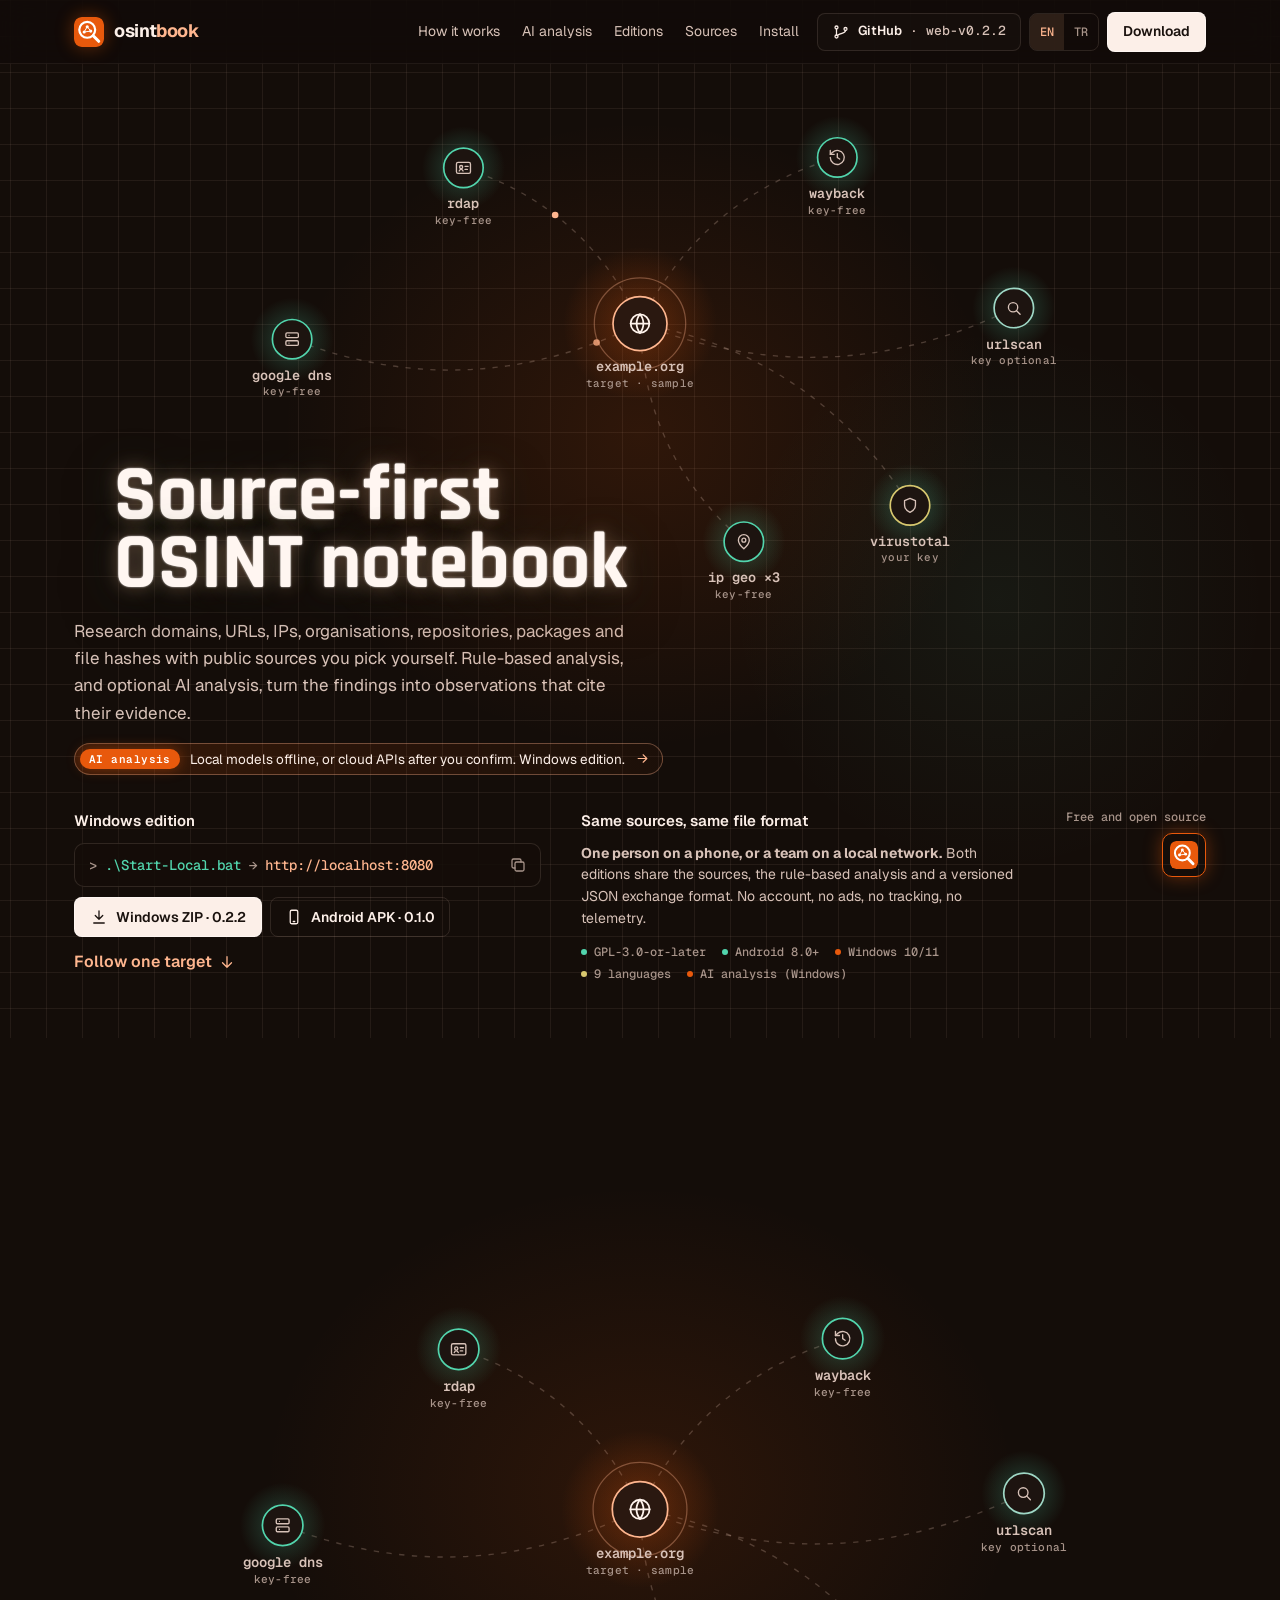
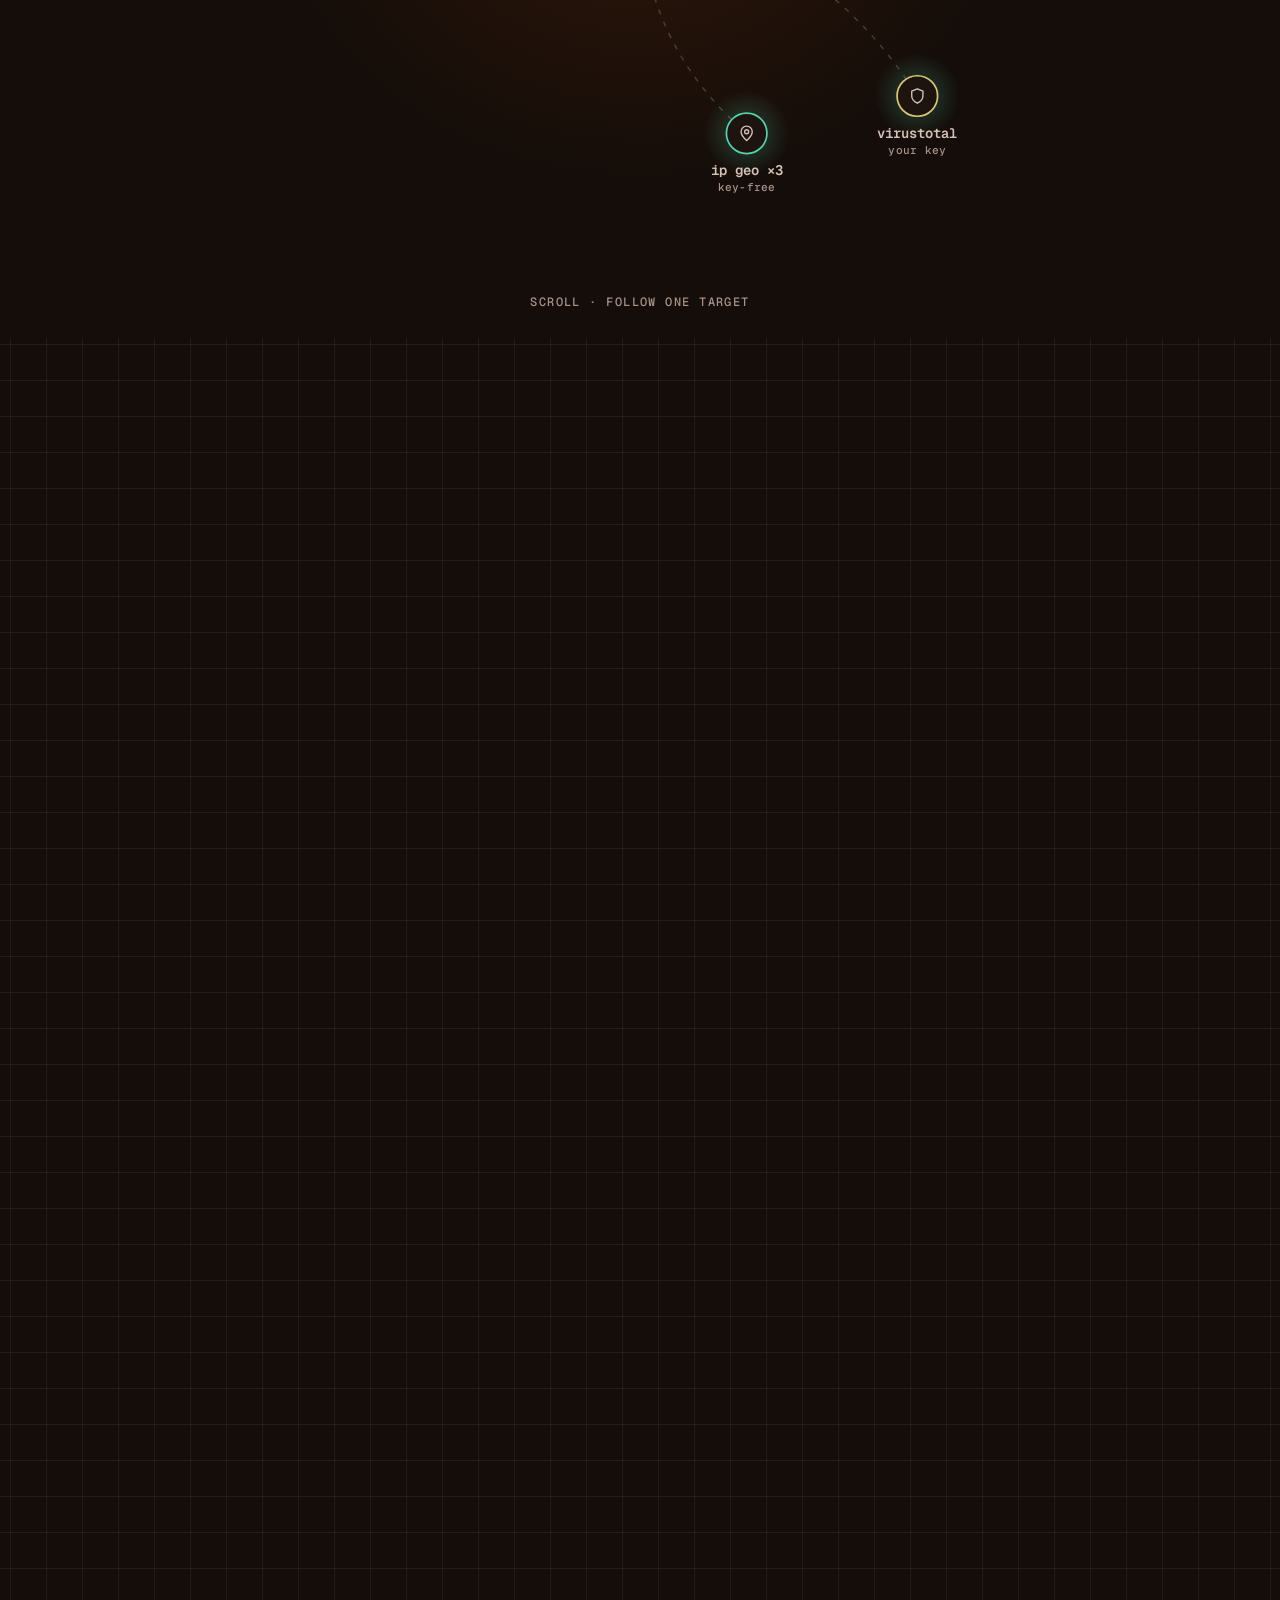
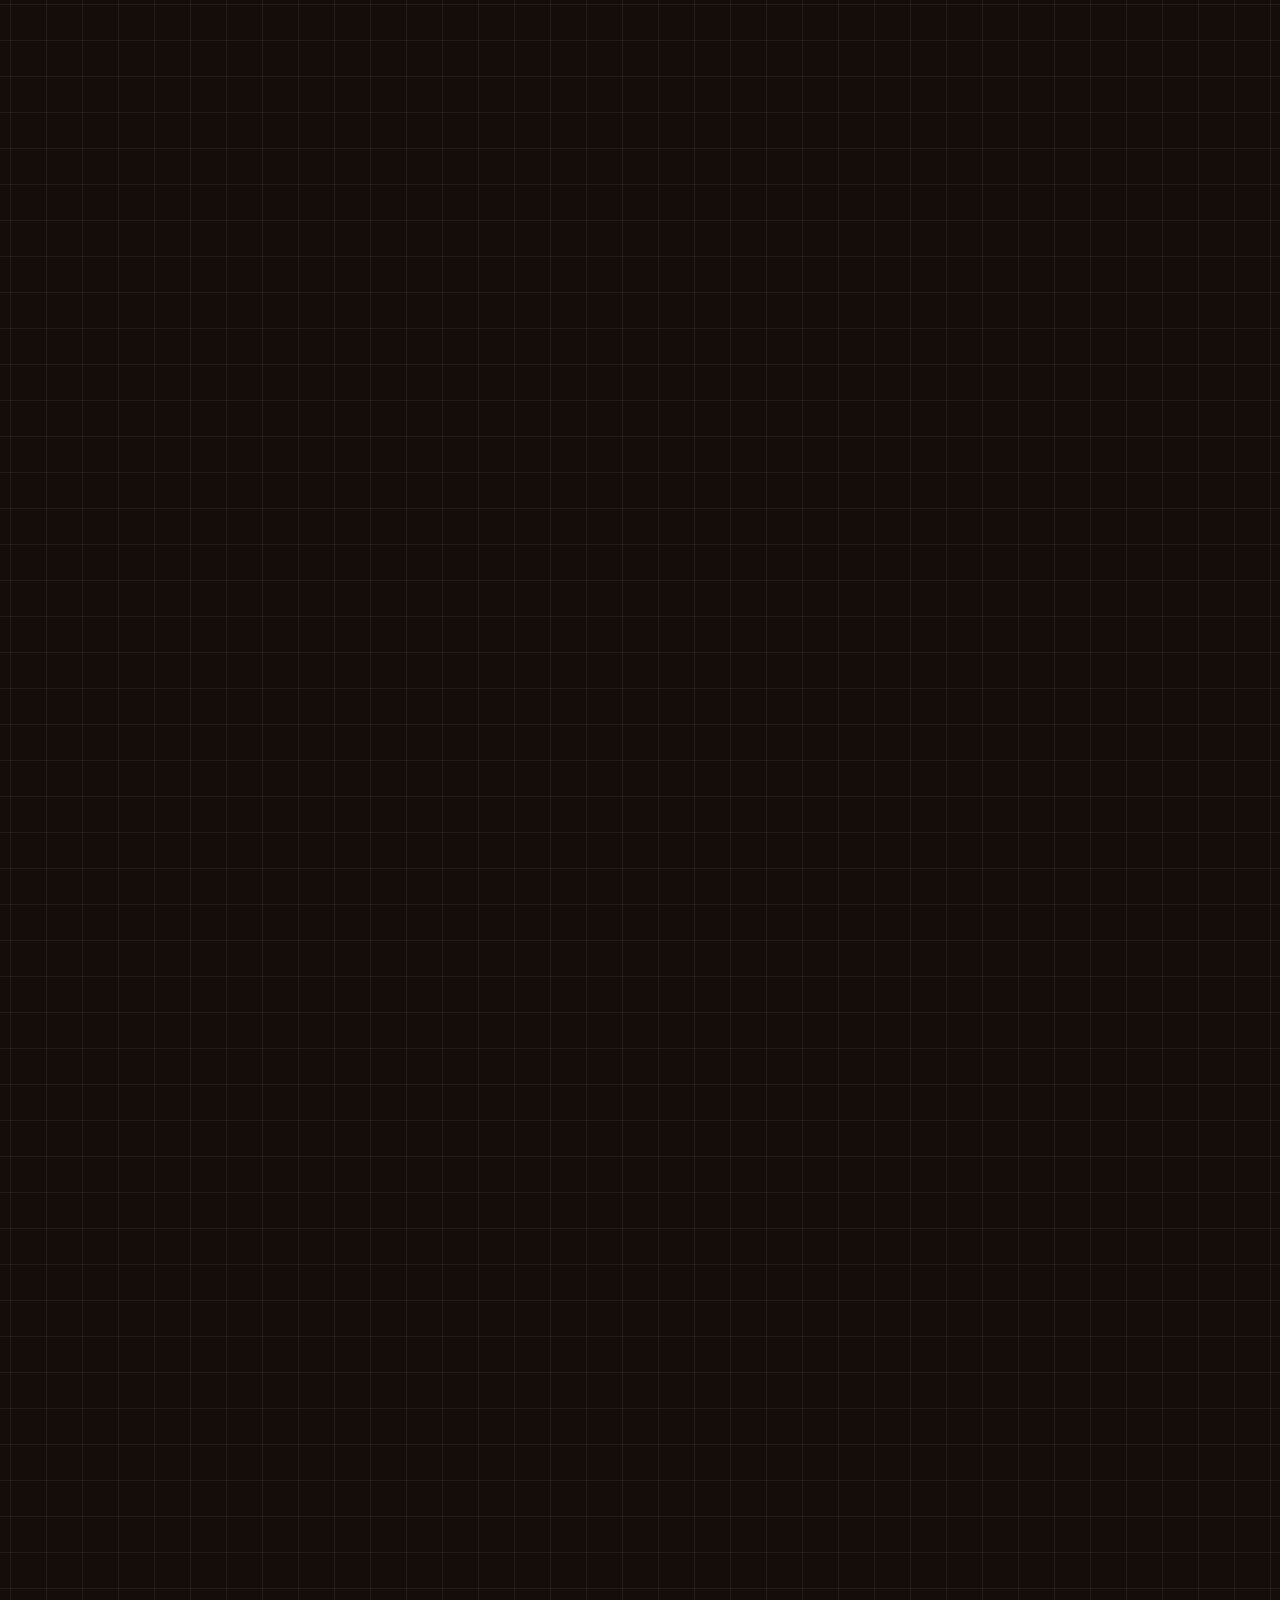
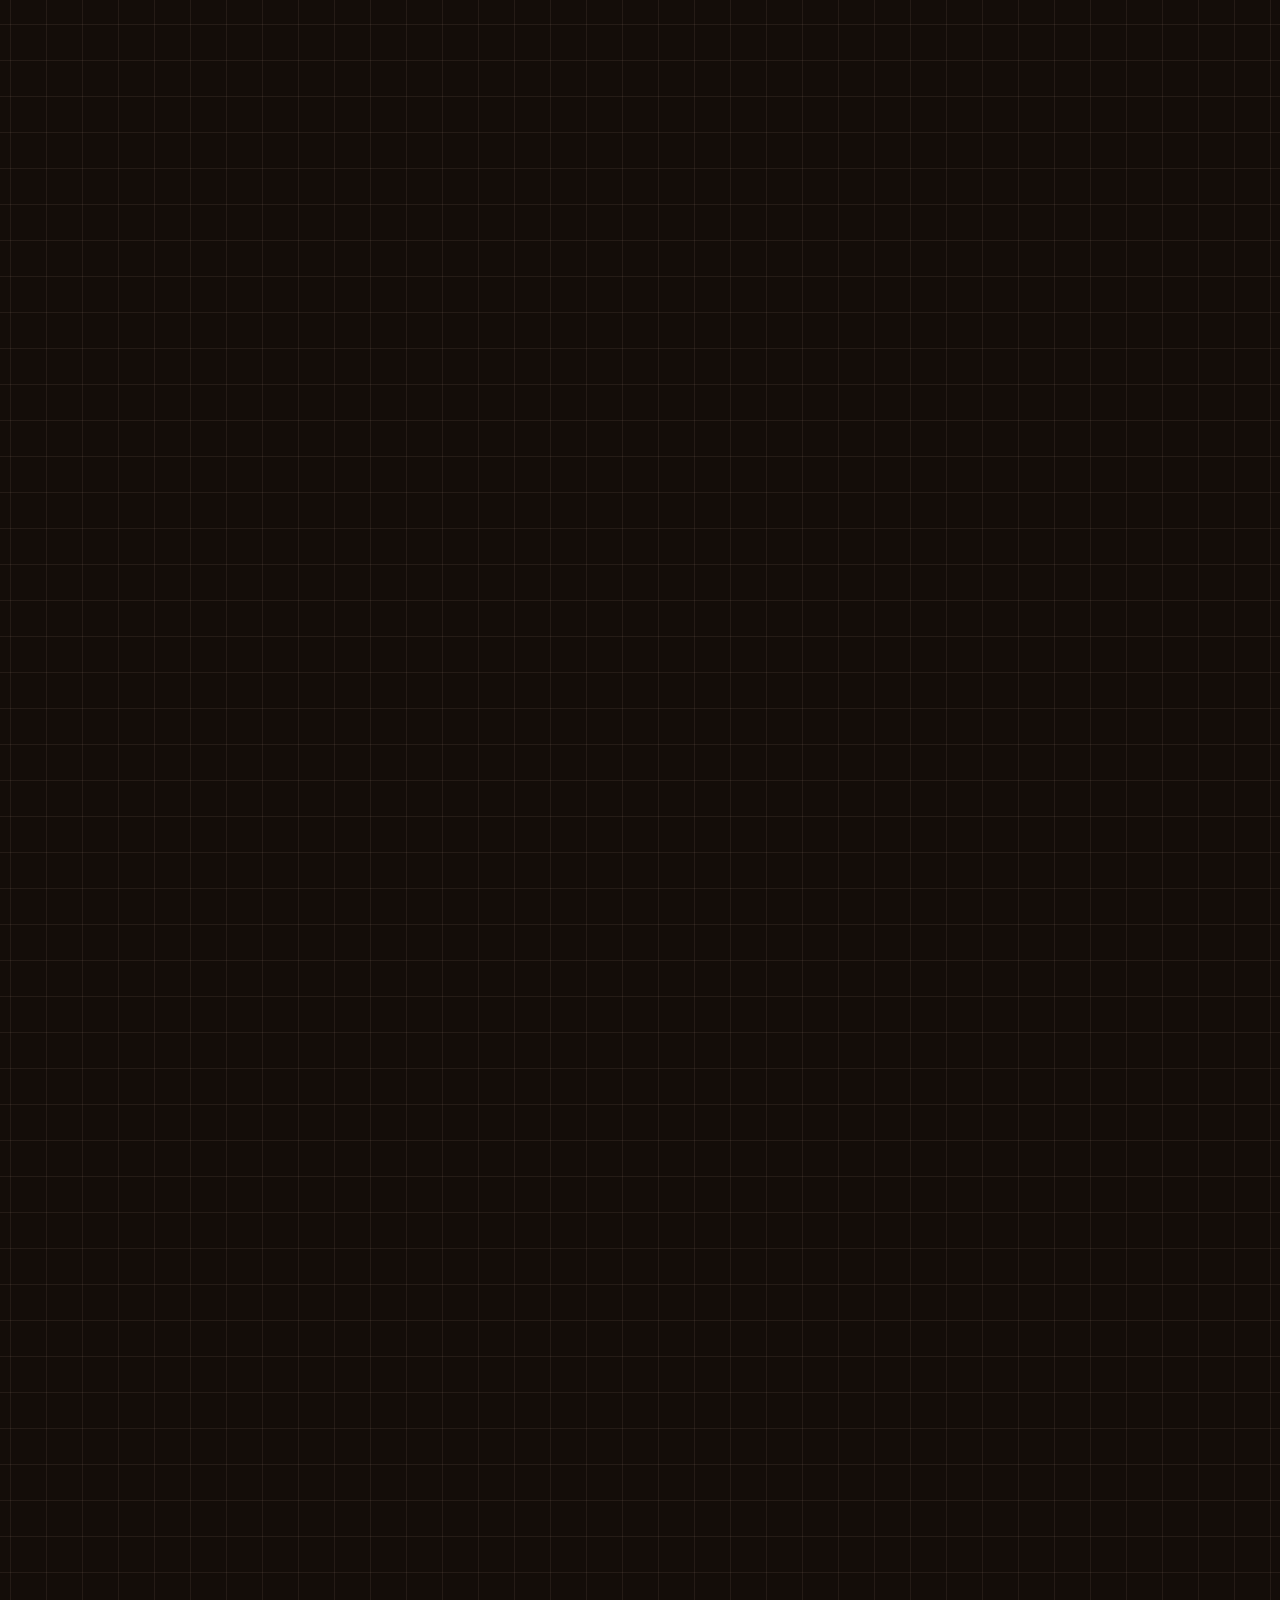
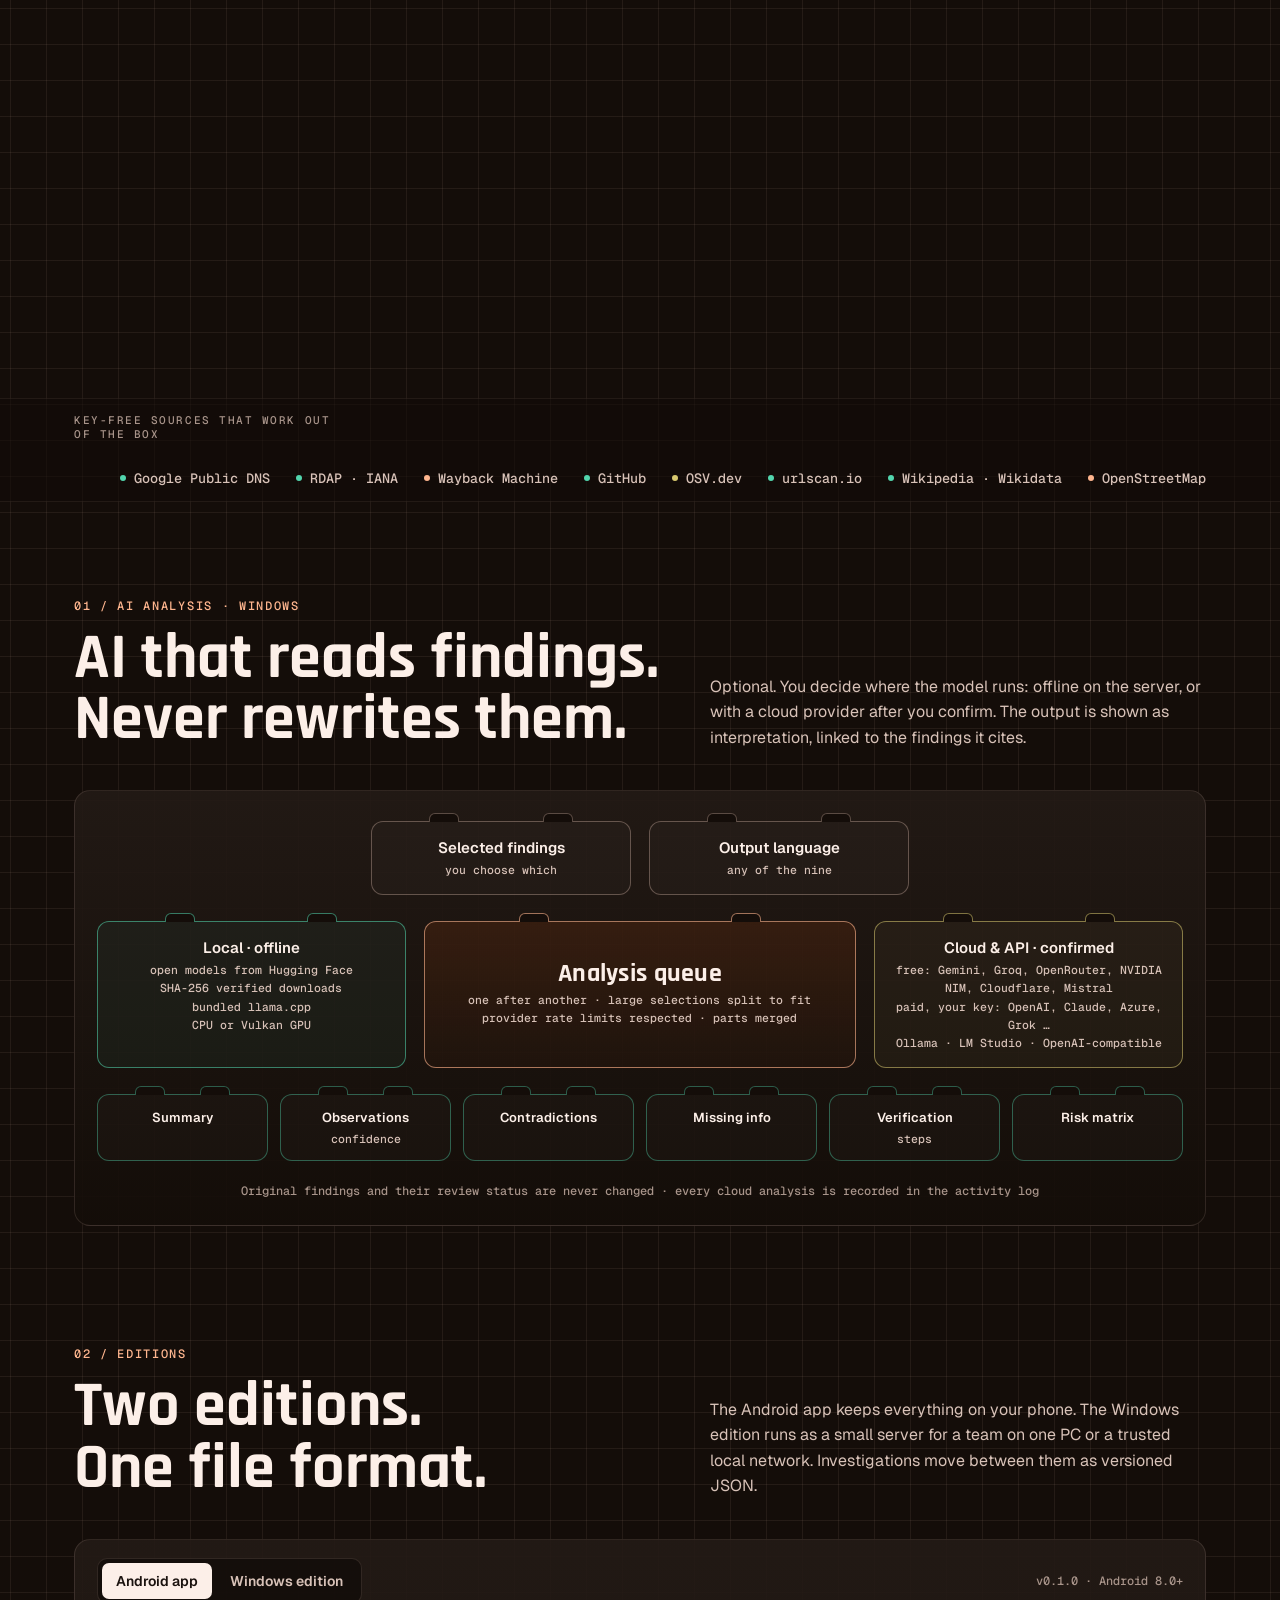
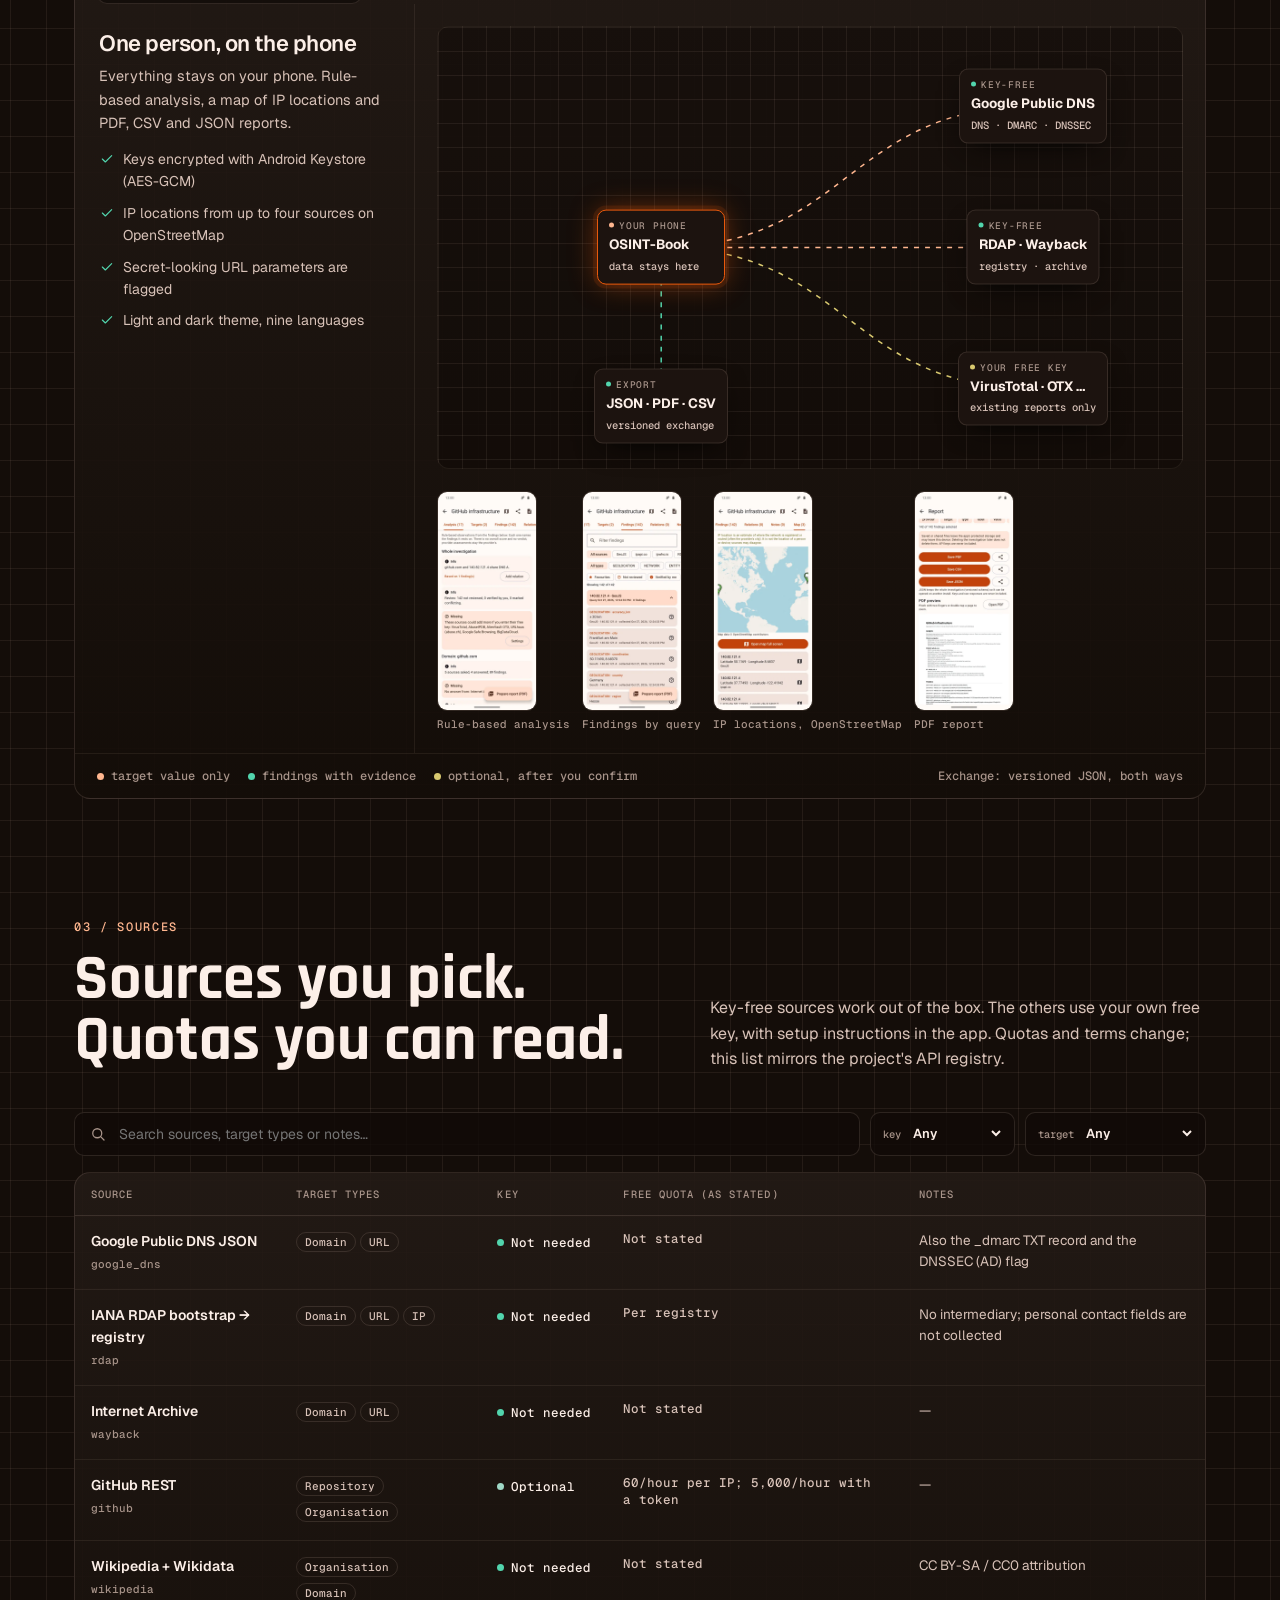
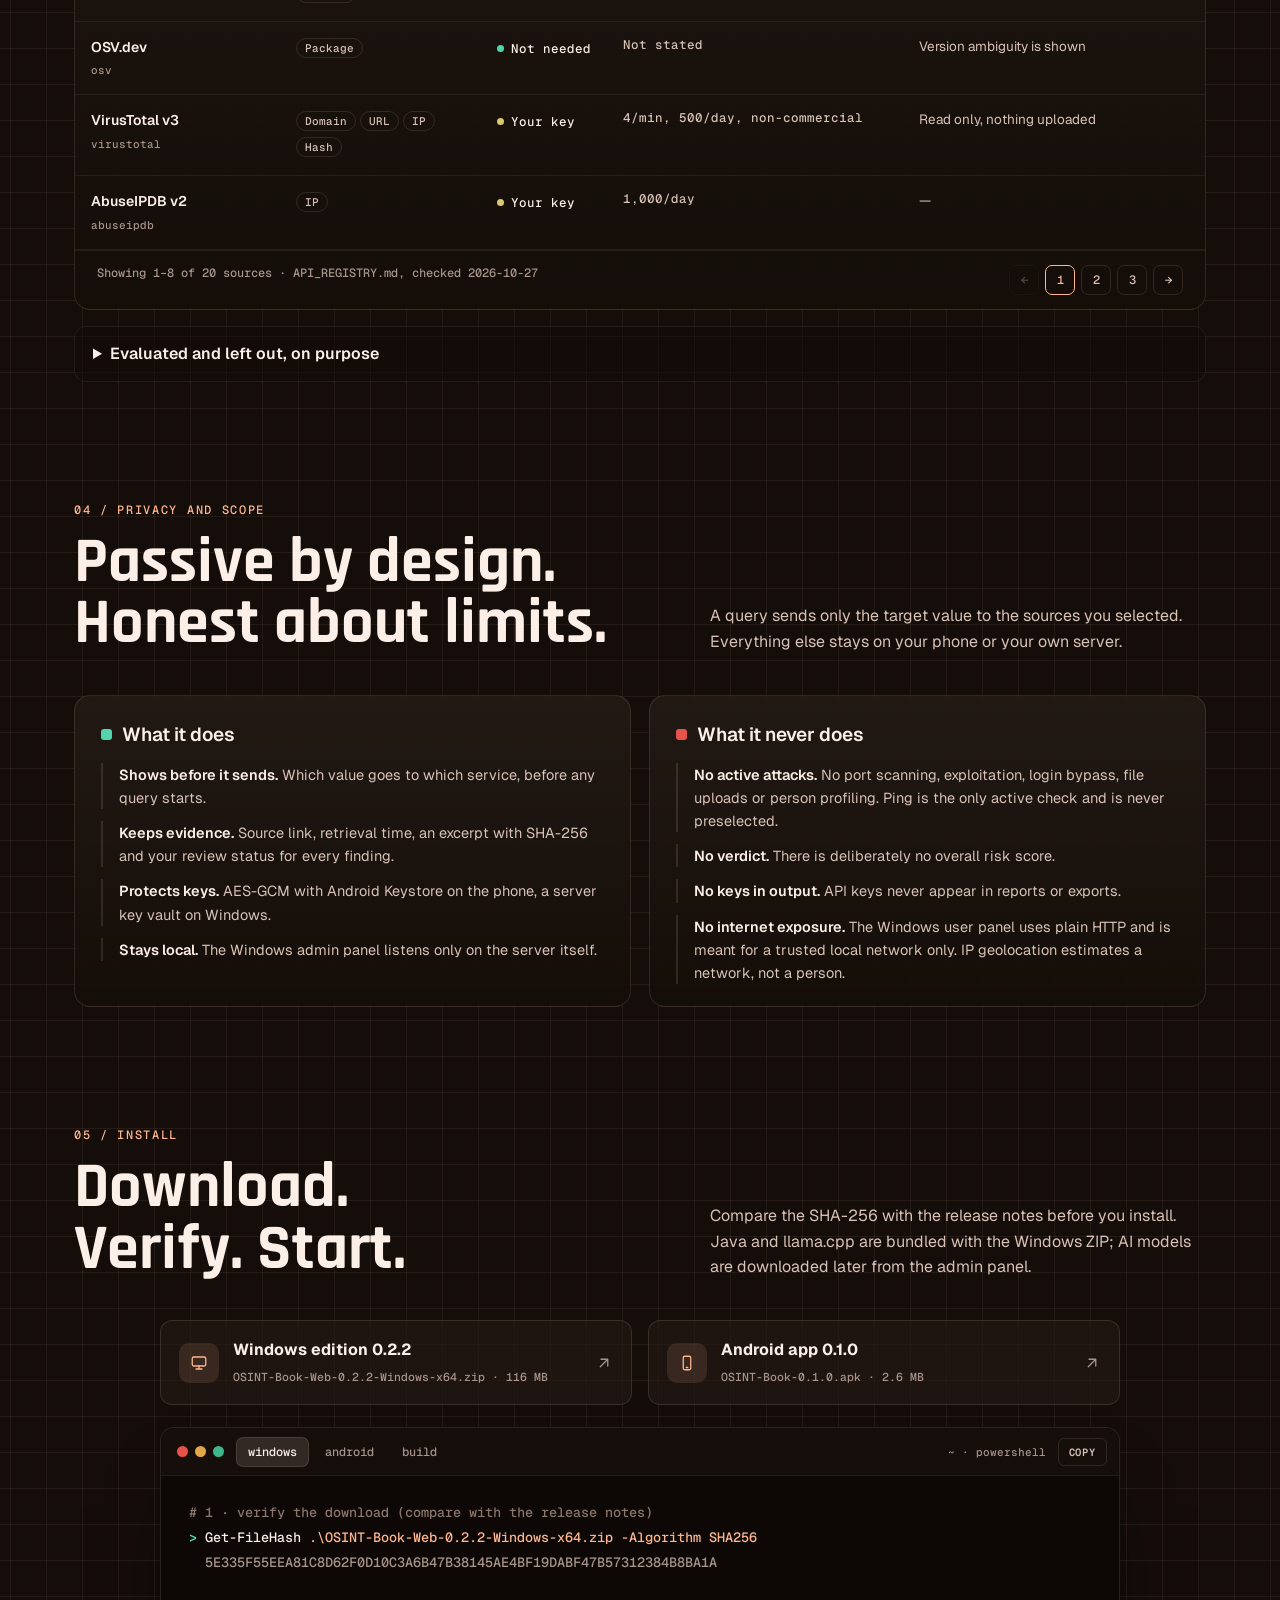
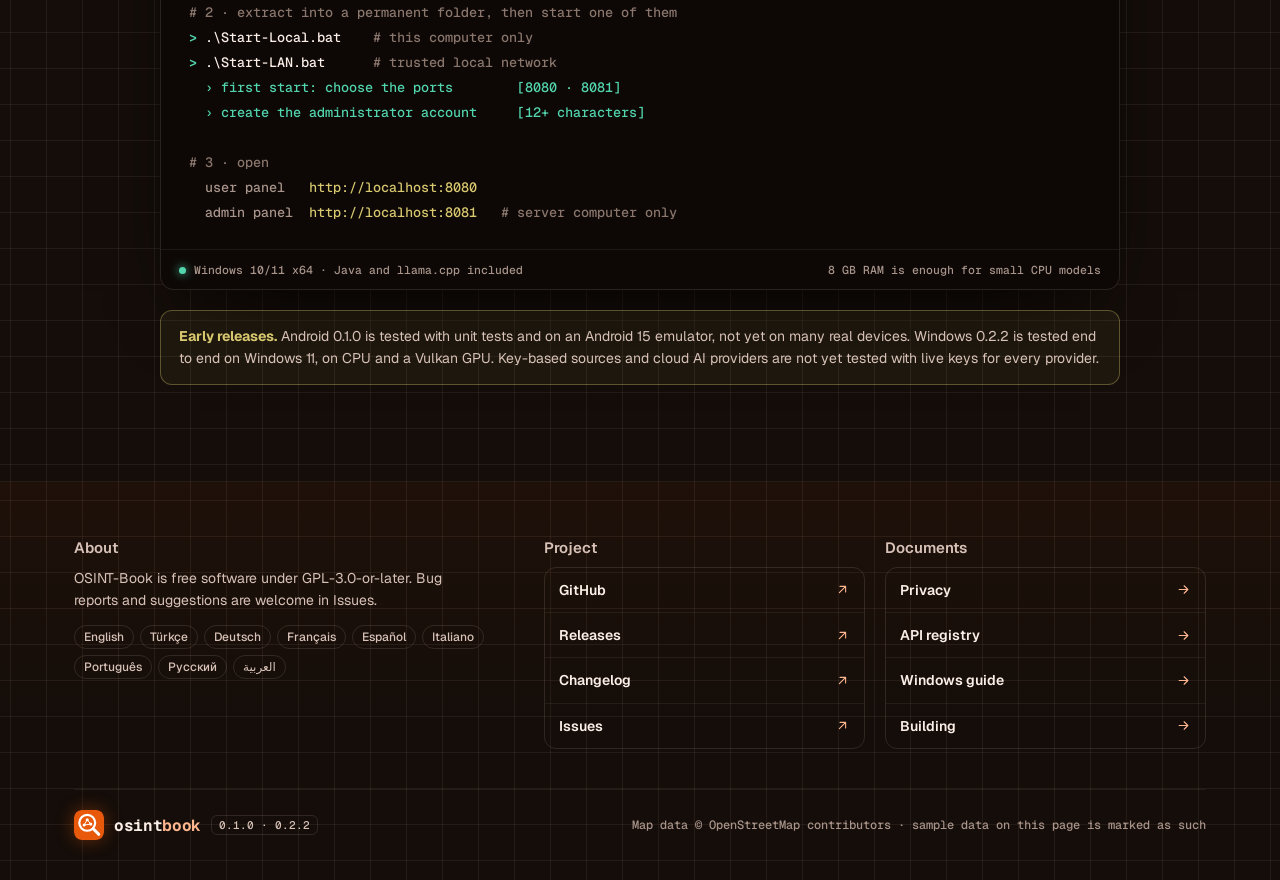
<file: docs/index.html>
<!doctype html>
<html lang="en">
<head>
<meta charset="utf-8">
<meta name="viewport" content="width=device-width, initial-scale=1, viewport-fit=cover">
<meta name="color-scheme" content="dark">
<meta name="theme-color" content="#140d09">
<title>OSINT-Book · source-first OSINT notebook</title>
<meta name="description" content="OSINT-Book is a passive, source-first OSINT notebook for Android and Windows. Every finding keeps its source link, retrieval time and evidence record.">
<meta property="og:type" content="website">
<meta property="og:title" content="OSINT-Book">
<meta property="og:description" content="A passive, source-first OSINT notebook for Android and Windows. Free and open source (GPL-3.0-or-later).">
<link rel="canonical" href="https://smyrna-pergamum.github.io/osint-book/">
<link rel="icon" href="assets/icon.svg" type="image/svg+xml">
<link rel="preconnect" href="https://fonts.googleapis.com">
<link rel="preconnect" href="https://fonts.gstatic.com" crossorigin>
<link href="https://fonts.googleapis.com/css2?family=Geist:wght@400;500;600;700&family=Geist+Mono:wght@400;500;600&family=Rajdhani:wght@600;700&display=swap" rel="stylesheet">
<style>
/* ---------- Tokens: OSINT-Book's own colours (app Light/Dark schemes + icon) ---------- */
:root{
  /* dark ground = app dark theme */
  --void:#110b08; --bg:#1a120e; --bg-2:#140d09;
  --surface:#231a16; --surface-2:#271e1a; --surface-3:#322824;
  --line:rgba(255,219,201,.07); --line-2:rgba(255,219,201,.12); --line-3:rgba(255,219,201,.2);
  --fg:#fcefe8; --fg-2:#d8c2b8; --muted:#a8948a;
  /* brand = icon orange, dark primary, primary container */
  --brand:#e8590c; --brand-2:#ffb68f; --brand-3:#ffdbc9;
  --brand-soft:rgba(255,182,143,.12); --brand-glow:rgba(232,89,12,.4);
  /* signals */
  --teal:#52d5ad; --teal-soft:rgba(82,213,173,.12); --gold:#d8c86f; --gold-soft:rgba(216,200,111,.13);
  /* paper workspace = app light theme */
  --paper:#fffbf8; --paper-2:#fff4ee; --paper-3:#fceee7; --paper-line:#eadfd7;
  --ink:#34251e; --ink-2:#53433c; --ink-muted:#79685e;
  --brand-ink:#c2410c; --teal-ink:#0d7a70; --gold-ink:#7a5a12;
  --display:"Rajdhani","Geist",ui-sans-serif,system-ui,sans-serif;
  --font:"Geist",ui-sans-serif,system-ui,-apple-system,"Segoe UI",sans-serif;
  --mono:"Geist Mono",ui-monospace,SFMono-Regular,Menlo,Consolas,monospace;
  --ease:cubic-bezier(.22,1,.36,1);
  --nav-h:64px;
}
*,*::before,*::after{box-sizing:border-box}
html{scroll-behavior:smooth;-webkit-text-size-adjust:100%}
body{margin:0;background:var(--bg-2);color:var(--fg);font:16px/1.6 var(--font);overflow-x:hidden;
  background-image:linear-gradient(var(--line) 1px,transparent 1px),linear-gradient(90deg,var(--line) 1px,transparent 1px);
  background-size:36px 36px;background-position:center top}
img{max-width:100%;display:block}
a{color:var(--brand-2);text-decoration:none}
a:hover{text-decoration:underline}
button{font:inherit;color:inherit}
code,kbd{font-family:var(--mono);font-size:.88em}
:focus-visible{outline:2px solid var(--brand-2);outline-offset:3px;border-radius:6px}
::selection{background:#ffd9bd;color:var(--ink)}
.sr-only{position:absolute;width:1px;height:1px;padding:0;margin:-1px;overflow:hidden;clip:rect(0 0 0 0);white-space:nowrap;border:0}
.skip{position:absolute;left:12px;top:-60px;z-index:100;background:var(--brand-2);color:var(--ink);padding:10px 14px;border-radius:8px;font-weight:600}
.skip:focus{top:12px}
.shell{width:min(1180px,100%);margin:0 auto;padding:0 24px}
.icon{width:18px;height:18px;fill:none;stroke:currentColor;stroke-width:1.7;stroke-linecap:round;stroke-linejoin:round;flex:none}

/* ---------- Nav ---------- */
.top{position:sticky;top:0;z-index:50;height:var(--nav-h);border-bottom:1px solid var(--line);
  background:rgba(17,11,8,.78);backdrop-filter:blur(16px);-webkit-backdrop-filter:blur(16px)}
.nav{display:flex;align-items:center;gap:18px;height:100%}
.brand{display:flex;align-items:center;gap:10px;color:var(--fg);font-weight:700;letter-spacing:-.02em;font-size:18px}
.brand:hover{text-decoration:none}
.brand img{width:30px;height:30px;border-radius:8px;box-shadow:0 0 18px var(--brand-glow)}
.brand b{color:var(--brand-2);font-weight:700}
.nav-links{margin-left:auto;display:flex;align-items:center;gap:22px;font-size:14px}
.nav-links a{color:var(--fg-2)}
.nav-links a:hover{color:var(--fg);text-decoration:none}
.nav-tools{display:flex;align-items:center;gap:8px}
.pill-btn{display:inline-flex;align-items:center;gap:8px;height:38px;padding:0 14px;border-radius:8px;border:1px solid var(--line-2);
  background:rgba(255,255,255,.02);color:var(--fg);font-size:13px;font-weight:600;cursor:pointer;white-space:nowrap}
.pill-btn:hover{border-color:var(--line-3);text-decoration:none;background:rgba(255,255,255,.04)}
.pill-btn .mono{font-family:var(--mono);font-weight:500;color:var(--fg-2)}
.btn-primary{display:inline-flex;align-items:center;gap:8px;height:40px;padding:0 16px;border-radius:8px;border:0;
  background:var(--fg);color:#1a120e;font-size:14px;font-weight:600;cursor:pointer;white-space:nowrap;box-shadow:0 0 0 1px rgba(255,255,255,.4) inset}
.btn-primary:hover{background:#fff;text-decoration:none}
.btn-ghost{display:inline-flex;align-items:center;gap:8px;height:40px;padding:0 14px;border-radius:8px;border:1px solid var(--line-2);
  background:transparent;color:var(--fg);font-size:14px;font-weight:600;cursor:pointer;white-space:nowrap}
.btn-ghost:hover{border-color:var(--brand-2);text-decoration:none}
.lang{display:inline-flex;border:1px solid var(--line-2);border-radius:8px;overflow:hidden;height:38px}
.lang button{border:0;background:transparent;padding:0 10px;font:500 12px var(--mono);color:var(--muted);cursor:pointer}
.lang button[aria-pressed="true"]{background:var(--brand-soft);color:var(--brand-2)}

/* ---------- Hero ---------- */
.hero{position:relative;padding-bottom:56px;overflow:hidden}
.hero::before{content:"";position:absolute;inset:0;pointer-events:none;
  background:radial-gradient(40% 46% at 50% 38%,rgba(232,89,12,.13),transparent 70%),radial-gradient(30% 40% at 78% 55%,rgba(82,213,173,.06),transparent 70%)}
.hero-graph{position:relative;height:clamp(320px,60vh,560px)}
.hero-graph svg{position:absolute;inset:0;width:100%;height:100%}
.hero-title{position:absolute;left:max(24px,calc((100% - 1180px)/2 + 64px));bottom:6px;margin:0;z-index:2;
  font:700 clamp(2.6rem,6.2vw,5.2rem)/.86 var(--display);letter-spacing:0;color:#fff6f1;
  text-shadow:0 0 2px rgba(255,255,255,.86),0 0 18px rgba(255,182,143,.36),0 0 48px rgba(82,213,173,.14),0 18px 52px rgba(0,0,0,.6)}
.hero-sub{margin:14px 0 0;color:var(--fg-2);font-size:17px;max-width:52ch}
.ai-pill{display:inline-flex;align-items:center;gap:10px;margin-top:16px;padding:5px 12px 5px 5px;border:1px solid rgba(255,182,143,.35);border-radius:999px;background:linear-gradient(90deg,rgba(232,89,12,.16),rgba(232,89,12,.04));color:var(--fg);font-size:13.5px;line-height:1.35}
.ai-pill:hover{border-color:var(--brand-2);text-decoration:none}
.ai-pill .tag{flex:none;padding:3px 9px;border-radius:999px;background:var(--brand);color:#fff;font:600 11px var(--mono);letter-spacing:.04em;box-shadow:0 0 14px var(--brand-glow)}
.ai-pill .icon{width:15px;height:15px;color:var(--brand-2)}
.hero-actions{display:grid;grid-template-columns:1.05fr 1fr auto;gap:40px;margin-top:34px;align-items:start}
.hero-col{min-width:0}
.hero-col h2{font-size:15px;font-weight:600;margin:0 0 10px;color:var(--fg)}
.hero-col p{margin:0;color:var(--fg-2);font-size:14px;line-height:1.55}
.cmd{display:flex;align-items:center;gap:10px;min-height:44px;padding:0 6px 0 14px;border:1px solid var(--line-2);border-radius:10px;
  background:rgba(20,13,9,.85);font:500 14px var(--mono);color:var(--fg);overflow:hidden}
.cmd .k{color:var(--teal)} .cmd .s{color:var(--brand-2)} .cmd .d{color:var(--muted)}
.cmd code{flex:1;min-width:0;white-space:nowrap;overflow:hidden;text-overflow:ellipsis;font-size:inherit}
.copy{display:grid;place-items:center;width:32px;height:32px;border-radius:7px;border:1px solid transparent;background:transparent;color:var(--muted);cursor:pointer;flex:none}
.copy:hover{color:var(--fg);border-color:var(--line-2)}
.copy.ok{color:var(--teal)}
.row{display:flex;flex-wrap:wrap;gap:8px;margin-top:10px}
.facts{display:flex;flex-wrap:wrap;gap:6px 16px;margin-top:14px;font:500 12px var(--mono);color:var(--muted)}
.facts span::before{content:"";display:inline-block;width:6px;height:6px;border-radius:50%;background:var(--teal);margin-right:7px;vertical-align:1px}
.facts span.k::before{background:var(--gold)}
.facts span.o::before{background:var(--brand)}
.link-arrow{display:inline-flex;align-items:center;gap:6px;margin-top:12px;font-weight:600;color:var(--brand-2)}
.hero-side{display:flex;flex-direction:column;align-items:flex-end;gap:8px;font:500 12px var(--mono);color:var(--muted);text-align:right}
.badge-box{display:grid;place-items:center;width:44px;height:44px;border:1px solid var(--brand);border-radius:10px;box-shadow:0 0 18px var(--brand-glow)}
.badge-box img{width:28px;height:28px;border-radius:6px}

/* graph (SVG) */
.g-edge{fill:none;stroke:rgba(255,219,201,.22);stroke-width:1.3;stroke-dasharray:5 7}
.g-halo{opacity:.55}
.g-node{fill:#1d1410;stroke-width:1.6}
.g-node.free{stroke:var(--teal)} .g-node.key{stroke:var(--gold)} .g-node.opt{stroke:#9fd8c6} .g-node.target{stroke:var(--brand-2);fill:#2a1810}
.g-ico{color:var(--fg-2);fill:none;stroke:currentColor;stroke-width:1.7;stroke-linecap:round;stroke-linejoin:round} .g-ico.target{color:#fff3ec}
.g-label{font:600 13px var(--mono);fill:var(--fg-2);text-anchor:middle}
.g-sub{font:500 10.5px var(--mono);fill:var(--muted);text-anchor:middle;letter-spacing:.02em}
.g-ring{fill:none;stroke:var(--brand-2);stroke-opacity:.35;stroke-width:1.2}
.g-pkt-out{fill:var(--brand-2)} .g-pkt-in{fill:var(--teal)}
@media (max-width:760px){.g-label{font-size:18px}.g-sub{display:none}}

/* ---------- Story (aperture) ---------- */
.story{position:relative;height:640vh}
.stage{position:sticky;top:0;height:100vh;height:100svh;overflow:hidden;background:var(--bg-2)}
.stage-dark{position:absolute;inset:0}
.stage-dark::before{content:"";position:absolute;inset:0;background:radial-gradient(42% 48% at 50% 50%,rgba(232,89,12,.12),transparent 70%)}
.stage-dark svg{position:absolute;inset:var(--nav-h) 0 0 0;width:100%;height:calc(100% - var(--nav-h))}
.stage-hint{position:absolute;left:50%;bottom:28px;transform:translateX(-50%);font:500 12px var(--mono);color:var(--muted);letter-spacing:.12em;text-transform:uppercase;transition:opacity .3s}
.stage-close{position:absolute;inset:0;display:grid;place-items:center;text-align:center;pointer-events:none;opacity:0}
.stage-close h2{margin:0;font:700 clamp(2.4rem,6vw,5rem)/.9 var(--display);color:#fff6f1;
  text-shadow:0 0 2px rgba(255,255,255,.9),0 0 22px rgba(255,182,143,.45),0 0 58px rgba(82,213,173,.2),0 18px 52px rgba(0,0,0,.6)}
.stage-close p{margin:16px 0 0;font:500 13px var(--mono);color:var(--fg-2);letter-spacing:.06em}
.stage-light{position:absolute;inset:0;background:var(--paper);color:var(--ink);clip-path:circle(0px at 50% 50%);
  background-image:radial-gradient(38% 44% at 50% 55%,rgba(255,219,201,.55),transparent 72%),linear-gradient(rgba(52,37,30,.055) 1px,transparent 1px),linear-gradient(90deg,rgba(52,37,30,.055) 1px,transparent 1px);
  background-size:100% 100%,34px 34px,34px 34px}
.story-head{position:absolute;left:0;right:0;top:calc(var(--nav-h) + 18px);height:120px;text-align:center;padding:0 16px}
.story-head h3{position:absolute;left:0;right:0;top:0;margin:0 auto;max-width:880px;padding:0 16px;
  font:700 clamp(1.9rem,4.2vw,3.5rem)/.98 var(--display);color:var(--ink);text-wrap:balance;
  text-shadow:0 1px 0 rgba(255,255,255,.9),0 14px 34px rgba(58,33,15,.12);
  opacity:0;filter:blur(8px);transform:translateY(10px);transition:opacity .6s var(--ease),filter .6s var(--ease),transform .6s var(--ease)}
.story-head h3.on{opacity:1;filter:none;transform:none}
.board-wrap{position:absolute;left:0;right:0;bottom:56px;top:calc(var(--nav-h) + 140px)}
.board{position:absolute;left:50%;top:50%;transform-origin:0 0}
.rail{position:absolute;left:50%;bottom:16px;transform:translateX(-50%);display:flex;gap:6px;font:500 11px var(--mono);color:var(--ink-muted);white-space:nowrap}
.rail span{padding:4px 9px;border:1px solid var(--paper-line);border-radius:999px;background:rgba(255,255,255,.7);transition:all .3s}
.rail span.on{color:var(--brand-ink);border-color:#f0b48f;background:#fff1e7}

/* board elements (paper cards) */
.b-el{position:absolute;left:0;top:0;transform-origin:0 0;will-change:transform,opacity}
.pc{background:#fff;border:1px solid var(--paper-line);border-radius:14px;box-shadow:0 1px 0 rgba(255,255,255,.9) inset,0 14px 34px -14px rgba(58,33,15,.22)}
.pc-pad{padding:16px 18px}
.mlabel{font:500 11px var(--mono);color:var(--ink-muted);letter-spacing:.02em}
.chip{display:inline-flex;align-items:center;gap:5px;height:20px;padding:0 7px;border-radius:999px;font:600 10px var(--mono);border:1px solid var(--paper-line);color:var(--ink-2);background:var(--paper-2);white-space:nowrap}
.chip.free{color:var(--teal-ink);background:#e7f5f0;border-color:#bfe3d7}
.chip.key{color:var(--gold-ink);background:#fbf3d9;border-color:#ecd99a}
.chip.opt{color:#3c6f63;background:#eef6f3;border-color:#cfe5dd}
.chip.brand{color:var(--brand-ink);background:#fff1e7;border-color:#f3c3a3}
.chip.live::before{content:"";width:6px;height:6px;border-radius:50%;background:currentColor}
.tcard-top{display:flex;justify-content:space-between;align-items:center}
.tcard h4,.nb h4,.rep h4{margin:6px 0 12px;font:600 24px/1.1 var(--font);letter-spacing:-.02em;color:#21160f}
.stats3{display:grid;grid-template-columns:repeat(3,1fr);gap:8px;margin-bottom:12px}
.stats3 div{background:#fff7f2;border:1px solid #f2e2d8;border-radius:8px;padding:6px 8px}
.stats3 b{display:block;font:600 12px var(--font);color:var(--ink);margin-top:2px}
.srow{display:flex;align-items:center;gap:8px;height:32px;border-top:1px dashed #efe3da;font:500 12px var(--mono);color:var(--ink-2)}
.srow .box{width:16px;height:16px;border-radius:4px;border:1.5px solid #d9c8bc;display:grid;place-items:center;flex:none;transition:all .25s}
.srow .box svg{width:12px;height:12px;stroke:#fff;stroke-width:2.4;fill:none;opacity:0;transition:opacity .2s}
.srow.on .box{background:var(--teal-ink);border-color:var(--teal-ink)}
.srow.on .box svg{opacity:1}
.srow .to{color:var(--ink-muted);flex:1;min-width:0;overflow:hidden;text-overflow:ellipsis;white-space:nowrap}
.srcc{padding:12px 14px;height:100%}
.srcc .h{display:flex;justify-content:space-between;align-items:center;gap:6px;font:600 12px var(--mono);color:#21160f}
.srcc .h span{display:flex;align-items:center;gap:6px}
.srcc .h .icon{width:15px;height:15px;color:var(--brand-ink)}
.srcc .slot{margin-top:10px;height:56px;border:1px dashed #e3cfc2;border-radius:8px;padding:6px 8px;font:500 10.5px var(--mono);color:var(--ink-muted)}
.board.narrow .srcc .slot{display:none}
.board.narrow .srcc{padding:9px 10px}
.board.narrow .srcc .h .chip{display:none}
.fchip{display:grid;grid-template-columns:6px 40px 1fr auto;align-items:center;gap:8px;height:100%;padding:0 10px;border-radius:9px;
  background:#fff;border:1px solid #e9dcd2;box-shadow:0 6px 16px -10px rgba(58,33,15,.35);font:500 11.5px var(--mono);color:var(--ink)}
.fchip i{width:6px;height:18px;border-radius:999px;background:linear-gradient(var(--c,#e8590c),rgba(232,89,12,.25))}
.fchip b{font-weight:600;color:var(--brand-ink)}
.fchip .v{overflow:hidden;text-overflow:ellipsis;white-space:nowrap}
.fchip .v small{display:block;font-size:9.5px;color:var(--ink-muted)}
.fchip.gap{border-style:dashed;background:#fffaf3}
.status{font:600 9.5px var(--mono);color:var(--ink-muted);border:1px solid var(--paper-line);border-radius:999px;padding:2px 6px;white-space:nowrap}
.nb .bar{display:flex;gap:6px;flex-wrap:wrap;margin-bottom:8px}
.obs{height:100%;padding:12px 14px;border-left:4px solid var(--c);border-radius:12px}
.obs .h{display:flex;align-items:center;gap:7px;font:600 13px var(--font);color:var(--c2)}
.obs .h .icon{width:16px;height:16px}
.obs p{margin:6px 0 6px;font-size:13.5px;line-height:1.4;color:var(--ink)}
.obs .based{font:500 10.5px var(--mono);color:var(--ink-muted)}
.obs.info{--c:var(--teal-ink);--c2:var(--teal-ink);background:#f3fbf8}
.obs.att{--c:var(--brand);--c2:var(--brand-ink);background:#fff6ee}
.obs.miss{--c:#c9a227;--c2:var(--gold-ink);background:#fffaee}
.board.narrow .obs p{font-size:12.5px;margin:4px 0}
.verdict{font:600 11px var(--mono);color:var(--ink-2);background:#fff;border:1px dashed #dcc6b8;border-radius:999px;padding:7px 12px;white-space:nowrap}
.links path{fill:none;stroke:#e8590c;stroke-width:1.4;stroke-dasharray:4 5}
.rep .rrow{display:flex;justify-content:space-between;align-items:center;gap:10px;height:36px;border-top:1px solid #f1e5dd;font-size:13.5px}
.rep .rrow .n{font:500 11px var(--mono);color:var(--ink-muted);width:20px}
.rep .rrow span:nth-child(2){flex:1}
.rep .fmt{display:flex;gap:6px;margin-top:12px;flex-wrap:wrap}
.commit{display:flex;align-items:center;gap:14px;height:100%;padding:12px 16px;background:linear-gradient(100deg,#eaf7f2,#fff 60%);border-color:#cfe8de}
.commit .ok{width:34px;height:34px;border-radius:9px;background:#d9f1e8;display:grid;place-items:center;color:var(--teal-ink);flex:none}
.commit .t{flex:1;min-width:0}
.commit .t b{display:block;font-size:17px;letter-spacing:-.01em}
.commit .t small{display:block;font:500 11px var(--mono);color:var(--ink-muted);white-space:nowrap;overflow:hidden;text-overflow:ellipsis}
.route{display:flex;flex-direction:column;gap:6px;align-items:flex-end;padding:8px 10px;border:1px solid var(--paper-line);border-radius:8px;background:#fff;font:600 9.5px var(--mono);color:var(--ink-muted)}
.route .dots{display:flex;gap:5px}
.route .dots i{width:8px;height:8px;border-radius:50%;background:#efe3da;transition:background .2s}
.route .dots i.on{background:var(--teal-ink)}
.board.narrow .route{display:none}

/* reduced-motion story: static frames */
.story.static{height:auto;padding:24px 0 8px}
.story.static .stage{position:relative;height:auto;overflow:visible;background:transparent}
.story.static .stage-dark{display:none}
.frames{display:grid;gap:20px}
.frame{position:relative;border-radius:18px;overflow:hidden;border:1px solid var(--line-2);background:var(--paper);color:var(--ink);
  background-image:linear-gradient(rgba(52,37,30,.055) 1px,transparent 1px),linear-gradient(90deg,rgba(52,37,30,.055) 1px,transparent 1px);background-size:34px 34px;padding:28px 16px 20px}
.frame h3{margin:0 0 16px;text-align:center;font:700 clamp(1.7rem,3.6vw,2.8rem)/1 var(--display);color:var(--ink)}
.frame .fb{position:relative;margin:0 auto}
.frame .fb .board{left:0;top:0}

/* ---------- Generic sections ---------- */
.sec{padding:96px 0;scroll-margin-top:var(--nav-h)}
.sec-head{display:grid;grid-template-columns:1.2fr 1fr;gap:40px;align-items:end;margin-bottom:40px}
.sec-head h2{margin:0;font:700 clamp(2.1rem,5vw,4rem)/.96 var(--display);color:var(--fg);text-wrap:balance}
.sec-head p{margin:0;color:var(--fg-2);max-width:48ch}
.eyebrow{display:block;font:500 12px var(--mono);letter-spacing:.14em;text-transform:uppercase;color:var(--brand-2);margin-bottom:14px}
.reveal{opacity:0;filter:blur(10px);transform:translateY(18px);transition:opacity 1.4s var(--ease),filter 1.4s var(--ease),transform 1.4s var(--ease)}
.reveal.in{opacity:1;filter:none;transform:none}

/* strip */
.strip{border-top:1px solid var(--line);border-bottom:1px solid var(--line);background:rgba(17,11,8,.6)}
.strip .shell{display:flex;align-items:center;gap:28px;min-height:76px;flex-wrap:wrap;padding-top:14px;padding-bottom:14px}
.strip .lab{font:500 11px var(--mono);letter-spacing:.14em;text-transform:uppercase;color:var(--muted);max-width:260px}
.strip ul{display:flex;flex-wrap:wrap;gap:10px 26px;list-style:none;margin:0 0 0 auto;padding:0;font:500 13.5px var(--mono);color:var(--fg-2)}
.strip li::before{content:"";display:inline-block;width:6px;height:6px;border-radius:50%;background:var(--c,var(--teal));margin-right:8px;vertical-align:2px}

/* panels */
.panel{border:1px solid var(--line-2);border-radius:16px;background:linear-gradient(180deg,rgba(35,26,22,.92),rgba(20,13,9,.92));overflow:hidden}
.panel-foot{display:flex;justify-content:space-between;gap:14px;flex-wrap:wrap;padding:14px 22px;border-top:1px solid var(--line);font:500 12px var(--mono);color:var(--muted)}
.legend{display:flex;gap:18px;flex-wrap:wrap}
.legend span::before{content:"";display:inline-block;width:7px;height:7px;border-radius:50%;background:var(--c);margin-right:7px}

/* editions switcher */
.tabs{display:inline-flex;gap:4px;padding:4px;border:1px solid var(--line-2);border-radius:10px;background:rgba(17,11,8,.7)}
.tabs button{height:36px;padding:0 14px;border:0;border-radius:7px;background:transparent;color:var(--fg-2);font-weight:600;font-size:14px;cursor:pointer}
.tabs button[aria-selected="true"]{background:var(--fg);color:#1a120e}
.ed-body{display:grid;grid-template-columns:340px 1fr;gap:0}
.ed-text{padding:26px 24px;border-right:1px solid var(--line)}
.ed-text h3{margin:0 0 8px;font:600 22px/1.2 var(--font);letter-spacing:-.02em}
.ed-text p{margin:0 0 14px;color:var(--fg-2);font-size:14.5px}
.ed-text ul{margin:0;padding:0;list-style:none;display:grid;gap:9px;font-size:14px;color:var(--fg-2)}
.ed-text li{display:grid;grid-template-columns:16px 1fr;gap:8px}
.ed-text li .icon{width:16px;height:16px;color:var(--teal);margin-top:3px}
.diagram{position:relative;aspect-ratio:640/380;margin:22px;border:1px solid var(--line);border-radius:12px;
  background-image:linear-gradient(var(--line) 1px,transparent 1px),linear-gradient(90deg,var(--line) 1px,transparent 1px);background-size:24px 24px;background-color:rgba(10,6,4,.4)}
.diagram svg{position:absolute;inset:0;width:100%;height:100%}
.diagram .ln{fill:none;stroke-width:1.5;stroke-dasharray:5 6;animation:dash 1.4s linear infinite}
.diagram .ln.o{stroke:var(--brand-2)} .diagram .ln.t{stroke:var(--teal)} .diagram .ln.g{stroke:var(--gold)}
@keyframes dash{to{stroke-dashoffset:-22}}
.dnode{position:absolute;transform:translate(-50%,-50%);min-width:128px;padding:8px 11px;border-radius:9px;border:1px solid var(--line-2);background:#1c130f;font-size:12px;box-shadow:0 10px 30px -12px #000}
.dnode small{display:block;font:500 9.5px var(--mono);color:var(--muted);letter-spacing:.08em;text-transform:uppercase}
.dnode small::before{content:"";display:inline-block;width:5px;height:5px;border-radius:50%;background:var(--c,var(--teal));margin-right:5px;vertical-align:1px}
.dnode b{display:block;font-size:13.5px;margin:2px 0 1px}
.dnode span{font:500 10.5px var(--mono);color:var(--fg-2)}
.dnode b,.dnode span{white-space:nowrap}
.dnode.hub{border-color:var(--brand);box-shadow:0 0 0 4px rgba(232,89,12,.12),0 0 28px var(--brand-glow)}
.shots{display:flex;gap:12px;padding:0 22px 22px;overflow-x:auto;scrollbar-width:thin}
.shots figure{margin:0;flex:none}
.shots img{height:220px;width:auto;border-radius:10px;border:1px solid var(--line-2)}
.shots figcaption{font:500 11px var(--mono);color:var(--muted);margin-top:6px}

/* AI blocks */
.ai-wrap{padding:30px 22px 26px}
.ai-grid{display:grid;grid-template-columns:1fr 1.4fr 1fr;gap:18px;align-items:stretch}
.blk{position:relative;border:1px solid var(--bc,var(--line-3));border-radius:12px;padding:16px 16px 14px;background:var(--bb,rgba(255,255,255,.02));transition:transform .3s var(--ease),box-shadow .3s}
.blk::before,.blk::after{content:"";position:absolute;top:-9px;width:30px;height:9px;border:1px solid var(--bc,var(--line-3));border-bottom:0;border-radius:6px 6px 0 0;background:var(--bg-2)}
.blk::before{left:22%}.blk::after{right:22%}
.blk:hover{transform:translateY(-3px);box-shadow:0 14px 34px -14px var(--bc)}
.blk h4{margin:0 0 4px;font:600 15px var(--font);text-align:center}
.blk p{margin:0;text-align:center;font:500 11.5px/1.6 var(--mono);color:var(--fg-2)}
.blk.local{--bc:rgba(82,213,173,.55);--bb:rgba(82,213,173,.05)}
.blk.cloud{--bc:rgba(216,200,111,.55);--bb:rgba(216,200,111,.05)}
.blk.queue{--bc:rgba(255,182,143,.6);--bb:linear-gradient(180deg,rgba(232,89,12,.12),rgba(232,89,12,.03));display:flex;flex-direction:column;justify-content:center;padding:26px 18px}
.blk.queue h4{font:700 26px/1 var(--display);letter-spacing:.01em}
.blk.in{--bc:rgba(255,219,201,.3)}
.blk.out{--bc:rgba(82,213,173,.4);padding:14px 10px 12px}
.blk.out h4{font-size:13px}
.ai-top{display:grid;grid-template-columns:repeat(2,minmax(0,260px));justify-content:center;gap:18px;margin-bottom:26px}
.ai-out{display:grid;grid-template-columns:repeat(6,1fr);gap:12px;margin-top:26px}
.ai-note{margin:22px 0 0;text-align:center;font:500 12px var(--mono);color:var(--muted)}

/* catalog */
.tools{display:flex;gap:10px;flex-wrap:wrap;margin-bottom:16px}
.search{flex:1;min-width:240px;display:flex;align-items:center;gap:10px;height:44px;padding:0 14px;border:1px solid var(--line-2);border-radius:10px;background:rgba(17,11,8,.8);color:var(--muted)}
.search input{flex:1;min-width:0;border:0;background:transparent;color:var(--fg);font:inherit;font-size:14px;outline:none}
.search:focus-within{border-color:var(--brand-2)}
.sel{display:flex;align-items:center;gap:8px;height:44px;padding:0 10px 0 12px;border:1px solid var(--line-2);border-radius:10px;background:rgba(17,11,8,.8)}
.sel span{font:500 10.5px var(--mono);color:var(--muted)}
.sel select{border:0;background:transparent;color:var(--fg);font:600 13px var(--font);outline:none;cursor:pointer}
.sel select option{background:#1a120e}
.sel:focus-within{border-color:var(--brand-2)}
.table-scroll{overflow-x:auto}
table{width:100%;border-collapse:collapse;font-size:14px;min-width:780px}
th{text-align:left;font:500 10.5px var(--mono);letter-spacing:.1em;text-transform:uppercase;color:var(--muted);padding:14px 16px;border-bottom:1px solid var(--line-2);white-space:nowrap}
td{padding:14px 16px;border-bottom:1px solid var(--line);vertical-align:top}
tr:hover td{background:rgba(255,182,143,.03)}
td .nm{font-weight:600;color:var(--fg)}
td .id{display:inline-block;margin-top:4px;font:500 11px var(--mono);color:var(--muted)}
.tp{display:inline-flex;margin:0 4px 4px 0;padding:2px 8px;border:1px solid var(--line-2);border-radius:999px;font:500 11px var(--mono);color:var(--fg-2)}
.auth{display:inline-flex;align-items:center;gap:7px;font:500 12.5px var(--mono);white-space:nowrap}
.auth::before{content:"";width:7px;height:7px;border-radius:50%;background:var(--c)}
td.q{font:500 12.5px var(--mono);color:var(--fg-2)}
td.nt{color:var(--fg-2);font-size:13.5px}
.pager{display:flex;align-items:center;gap:6px}
.pager button{min-width:30px;height:30px;border:1px solid var(--line-2);border-radius:7px;background:transparent;color:var(--fg-2);font:500 12px var(--mono);cursor:pointer}
.pager button[aria-current="page"]{border-color:var(--brand-2);color:var(--brand-2)}
.pager button:disabled{opacity:.35;cursor:default}
details.left-out{margin-top:16px;border:1px solid var(--line);border-radius:12px;padding:14px 18px;background:rgba(17,11,8,.5)}
details.left-out summary{cursor:pointer;font-weight:600}
details.left-out ul{margin:12px 0 0;padding-left:18px;color:var(--fg-2);font-size:14px}

/* scope */
.scope{display:grid;grid-template-columns:1fr 1fr;gap:18px}
.scope .panel{padding:26px 26px 22px}
.scope h3{display:flex;align-items:center;gap:10px;margin:0 0 16px;font:600 19px var(--font)}
.scope h3 i{width:11px;height:11px;border-radius:3px;background:var(--c)}
.scope ul{margin:0;padding:0;list-style:none;display:grid;gap:12px}
.scope li{padding-left:16px;border-left:2px solid var(--line-2);color:var(--fg-2);font-size:14.5px}
.scope li b{color:var(--fg);font-weight:600}

/* terminal */
.term{max-width:960px;margin:0 auto;border:1px solid var(--line-2);border-radius:14px;background:#0d0806;overflow:hidden;box-shadow:0 40px 80px -40px #000}
.term-bar{display:flex;align-items:center;gap:12px;height:48px;padding:0 12px 0 16px;border-bottom:1px solid var(--line);background:#150e0a}
.lights{display:flex;gap:7px}.lights i{width:11px;height:11px;border-radius:50%;background:#e5534b}.lights i:nth-child(2){background:#e0a84a}.lights i:nth-child(3){background:#3fb68b}
.term-tabs{display:flex;gap:4px}
.term-tabs button{height:30px;padding:0 11px;border:1px solid transparent;border-radius:7px;background:transparent;color:var(--muted);font:500 12px var(--mono);cursor:pointer}
.term-tabs button[aria-selected="true"]{background:var(--surface-3);color:var(--fg);border-color:var(--line-2)}
.term-meta{margin-left:auto;display:flex;align-items:center;gap:12px;font:500 11px var(--mono);color:var(--muted)}
.term-copy{height:28px;padding:0 10px;border:1px solid var(--line-2);border-radius:6px;background:transparent;color:var(--fg-2);font:600 10.5px var(--mono);letter-spacing:.08em;cursor:pointer}
.term-copy.ok{color:var(--teal);border-color:rgba(82,213,173,.5)}
.term pre{margin:0;padding:24px 28px;font:500 13.5px/1.85 var(--mono);color:var(--fg-2);overflow-x:auto;white-space:pre}
.term .c{color:#8a766c}.term .p{color:var(--teal);font-weight:600}.term .cmdw{color:var(--fg)}.term .f{color:var(--brand-2)}.term .h{color:var(--gold)}.term .o{color:var(--muted)}.term .okk{color:var(--teal)}
.term-foot{display:flex;justify-content:space-between;gap:12px;flex-wrap:wrap;padding:12px 18px;border-top:1px solid var(--line);font:500 11.5px var(--mono);color:var(--muted)}
.term-foot .live::before{content:"";display:inline-block;width:7px;height:7px;border-radius:50%;background:var(--teal);margin-right:8px;box-shadow:0 0 10px var(--teal)}
.dl{display:grid;grid-template-columns:1fr 1fr;gap:16px;max-width:960px;margin:0 auto 22px}
.dl a{display:flex;align-items:center;gap:14px;padding:16px 18px;border:1px solid var(--line-2);border-radius:12px;background:rgba(35,26,22,.7);color:var(--fg)}
.dl a:hover{border-color:var(--brand-2);text-decoration:none}
.dl .ic{display:grid;place-items:center;width:40px;height:40px;border-radius:10px;background:var(--brand-soft);color:var(--brand-2);flex:none}
.dl b{display:block}.dl small{font:500 11.5px var(--mono);color:var(--muted)}
.dl .go{margin-left:auto;color:var(--muted)}
.status-note{max-width:960px;margin:20px auto 0;padding:14px 18px;border:1px solid rgba(216,200,111,.35);border-radius:12px;background:rgba(216,200,111,.06);font-size:14px;color:var(--fg-2)}
.status-note b{color:var(--gold)}

/* footer */
.foot{border-top:1px solid var(--line);padding:56px 0 40px;background:linear-gradient(180deg,rgba(232,89,12,.05),transparent 240px)}
.foot-grid{display:grid;grid-template-columns:1.4fr 1fr 1fr;gap:20px}
.foot h2{margin:0 0 10px;font:600 15px var(--font);color:var(--fg-2)}
.flist{border:1px solid var(--line-2);border-radius:12px;overflow:hidden}
.flist a{display:flex;justify-content:space-between;align-items:center;padding:11px 14px;border-top:1px solid var(--line);color:var(--fg);font-weight:600;font-size:14px}
.flist a:first-child{border-top:0}
.flist a:hover{background:rgba(255,182,143,.05);text-decoration:none}
.flist .icon{width:15px;height:15px;color:var(--brand-2)}
.foot-about p{margin:0 0 14px;color:var(--fg-2);font-size:14px;max-width:44ch}
.langs{display:flex;flex-wrap:wrap;gap:6px}
.langs span{padding:3px 9px;border:1px solid var(--line-2);border-radius:999px;font:500 12px var(--font);color:var(--fg-2)}
.foot-bottom{display:flex;justify-content:space-between;align-items:center;gap:14px;flex-wrap:wrap;margin-top:40px;padding-top:20px;border-top:1px solid var(--line);font:500 12px var(--mono);color:var(--muted)}
.foot-bottom .brand{font-size:16px}
.ver{padding:2px 7px;border:1px solid var(--line-2);border-radius:6px;font:500 11px var(--mono);color:var(--fg-2)}

/* ---------- Responsive ---------- */
@media (max-width:1060px){
  .nav-links a.opt{display:none}
  .hero-actions{grid-template-columns:1fr 1fr}
  .hero-side{display:none}
  .ai-grid{grid-template-columns:1fr;gap:26px}
  .ai-out{grid-template-columns:repeat(3,1fr);row-gap:24px}
  .ed-body{grid-template-columns:1fr}
  .ed-text{border-right:0;border-bottom:1px solid var(--line)}
}
@media (max-width:760px){
  .shell{padding:0 16px}
  .nav-links{display:none}
  .nav-tools{margin-left:auto}
  .nav-tools .pill-btn{display:none}
  .hero-graph{height:auto}
  .hero-graph svg{position:relative;display:block;height:44vh;min-height:280px}
  .hero-title{position:relative;left:auto;bottom:auto;padding:0 16px;margin-top:-4px}
  .cmd .arr,.cmd .s{display:none}
  .hero-sub{padding:0 16px}
  .ai-pill{margin:14px 16px 0;border-radius:14px}
  .hero-actions{grid-template-columns:1fr;gap:28px}
  .sec{padding:72px 0}
  .sec-head{grid-template-columns:1fr;gap:16px}
  .strip ul{margin-left:0}
  .ai-top{grid-template-columns:1fr}
  .ai-out{grid-template-columns:repeat(2,1fr)}
  .diagram{margin:14px;aspect-ratio:auto;height:440px}
  .scope{grid-template-columns:1fr}
  .dl{grid-template-columns:1fr}
  .foot-grid{grid-template-columns:1fr}
  .term pre{padding:18px;font-size:12px}
  .term-meta .who{display:none}
  .lights{display:none}
  .dnode{min-width:0;max-width:47%;padding:6px 8px}
  .dnode b{white-space:normal;font-size:12.5px;line-height:1.25}
  .dnode span{display:none}
  .story-head{height:110px}
  .board-wrap{top:calc(var(--nav-h) + 118px);bottom:46px}
}
@media (prefers-reduced-motion:reduce){
  html{scroll-behavior:auto}
  .reveal{opacity:1;filter:none;transform:none;transition:none}
  .diagram .ln{animation:none}
  .blk{transition:none}
}
</style>
</head>
<body>
<a class="skip" href="#main" data-i18n="skip">Skip to content</a>

<!-- icon sprite (single-stroke line icons) -->
<svg width="0" height="0" style="position:absolute" aria-hidden="true">
  <symbol id="i-globe" viewBox="0 0 24 24"><circle cx="12" cy="12" r="9"/><path d="M3 12h18M12 3a14 14 0 0 1 0 18M12 3a14 14 0 0 0 0 18"/></symbol>
  <symbol id="i-dns" viewBox="0 0 24 24"><rect x="4" y="4" width="16" height="6" rx="1.5"/><rect x="4" y="14" width="16" height="6" rx="1.5"/><path d="M8 7h.01M8 17h.01"/></symbol>
  <symbol id="i-id" viewBox="0 0 24 24"><rect x="3" y="5" width="18" height="14" rx="2"/><circle cx="9" cy="11" r="2"/><path d="M6.5 16c.6-1.4 1.5-2 2.5-2s1.9.6 2.5 2M14 10h4M14 14h3"/></symbol>
  <symbol id="i-history" viewBox="0 0 24 24"><path d="M3 12a9 9 0 1 0 3-6.7L3 8"/><path d="M3 3v5h5M12 7v5l3 2"/></symbol>
  <symbol id="i-scan" viewBox="0 0 24 24"><circle cx="11" cy="11" r="6"/><path d="m20 20-4.5-4.5"/></symbol>
  <symbol id="i-shield" viewBox="0 0 24 24"><path d="M12 3 5 6v6c0 4 3 7 7 9 4-2 7-5 7-9V6z"/></symbol>
  <symbol id="i-pin" viewBox="0 0 24 24"><path d="M12 21s-7-6.2-7-11a7 7 0 0 1 14 0c0 4.8-7 11-7 11z"/><circle cx="12" cy="10" r="2.5"/></symbol>
  <symbol id="i-phone" viewBox="0 0 24 24"><rect x="7" y="3" width="10" height="18" rx="2"/><path d="M11 18h2"/></symbol>
  <symbol id="i-monitor" viewBox="0 0 24 24"><rect x="3" y="4" width="18" height="12" rx="2"/><path d="M8 20h8M12 16v4"/></symbol>
  <symbol id="i-check" viewBox="0 0 24 24"><path d="m5 12 4.5 4.5L19 7"/></symbol>
  <symbol id="i-copy" viewBox="0 0 24 24"><rect x="8" y="8" width="12" height="12" rx="2"/><path d="M16 8V6a2 2 0 0 0-2-2H6a2 2 0 0 0-2 2v8a2 2 0 0 0 2 2h2"/></symbol>
  <symbol id="i-arrow" viewBox="0 0 24 24"><path d="M5 12h14M13 6l6 6-6 6"/></symbol>
  <symbol id="i-down" viewBox="0 0 24 24"><path d="M12 5v14M6 13l6 6 6-6"/></symbol>
  <symbol id="i-out" viewBox="0 0 24 24"><path d="M7 17 17 7M8 7h9v9"/></symbol>
  <symbol id="i-info" viewBox="0 0 24 24"><circle cx="12" cy="12" r="9"/><path d="M12 11v5M12 8h.01"/></symbol>
  <symbol id="i-alert" viewBox="0 0 24 24"><path d="M12 4 2.5 20h19z"/><path d="M12 10v4M12 17h.01"/></symbol>
  <symbol id="i-q" viewBox="0 0 24 24"><circle cx="12" cy="12" r="9"/><path d="M9.5 9.5a2.5 2.5 0 1 1 3.5 2.3c-.7.3-1 .8-1 1.5v.4M12 17h.01"/></symbol>
  <symbol id="i-file" viewBox="0 0 24 24"><path d="M14 3H7a2 2 0 0 0-2 2v14a2 2 0 0 0 2 2h10a2 2 0 0 0 2-2V8z"/><path d="M14 3v5h5M9 13h6M9 17h4"/></symbol>
  <symbol id="i-download" viewBox="0 0 24 24"><path d="M12 4v11M7 10l5 5 5-5M5 20h14"/></symbol>
  <symbol id="i-git" viewBox="0 0 24 24"><circle cx="6" cy="6" r="2"/><circle cx="6" cy="18" r="2"/><circle cx="18" cy="8" r="2"/><path d="M6 8v8M18 10c0 4-6 3-10 6"/></symbol>
</svg>

<header class="top">
  <div class="shell nav">
    <a class="brand" href="#top" aria-label="OSINT-Book home"><img src="assets/icon.svg" alt="" width="30" height="30"><span>osint<b>book</b></span></a>
    <nav class="nav-links" aria-label="Main">
      <a href="#how" data-i18n="nav.how">How it works</a>
      <a href="#ai" data-i18n="nav.ai">AI analysis</a>
      <a href="#editions" class="opt" data-i18n="nav.editions">Editions</a>
      <a href="#sources" data-i18n="nav.sources">Sources</a>
      <a href="#install" class="opt" data-i18n="nav.install">Install</a>
    </nav>
    <div class="nav-tools">
      <a class="pill-btn" href="https://github.com/smyrna-pergamum/osint-book"><svg class="icon"><use href="#i-git"/></svg>GitHub <span class="mono">· web-v0.2.2</span></a>
      <div class="lang" role="group" aria-label="Language">
        <button type="button" data-lang="en" aria-pressed="true">EN</button>
        <button type="button" data-lang="tr" aria-pressed="false">TR</button>
      </div>
      <a class="btn-primary" href="#install" data-i18n="nav.download">Download</a>
    </div>
  </div>
</header>

<main id="main">
<!-- ===== Hero ===== -->
<section class="hero" id="top" aria-labelledby="hero-title">
  <div class="hero-graph">
    <svg id="heroGraph" viewBox="0 0 1200 520" preserveAspectRatio="xMidYMid meet" role="img" aria-label="Sample: one target (example.org) and the public sources it is sent to"></svg>
    <h1 class="hero-title" id="hero-title" data-i18n="hero.title">Source-first<br>OSINT notebook</h1>
  </div>
  <div class="shell">
    <p class="hero-sub" data-i18n="hero.sub">Research domains, URLs, IPs, organisations, repositories, packages and file hashes with public sources you pick yourself. Rule-based analysis, and optional AI analysis, turn the findings into observations that cite their evidence.</p>
    <a class="ai-pill" href="#ai"><span class="tag" data-i18n="hero.ai.tag">AI analysis</span><span data-i18n="hero.ai">Local models offline, or cloud APIs after you confirm. Windows edition.</span><svg class="icon"><use href="#i-arrow"/></svg></a>
    <div class="hero-actions">
      <div class="hero-col">
        <h2 data-i18n="hero.win.h">Windows edition</h2>
        <div class="cmd"><code><span class="d">&gt;</span> <span class="k">.\Start-Local.bat</span> <span class="d arr">→</span> <span class="s">http://localhost:8080</span></code>
          <button class="copy" type="button" data-copy=".\Start-Local.bat" aria-label="Copy command"><svg class="icon"><use href="#i-copy"/></svg></button></div>
        <div class="row">
          <a class="btn-primary" href="https://github.com/smyrna-pergamum/osint-book/releases/tag/web-v0.2.2"><svg class="icon"><use href="#i-download"/></svg><span data-i18n="hero.win.btn">Windows ZIP · 0.2.2</span></a>
          <a class="btn-ghost" href="https://github.com/smyrna-pergamum/osint-book/releases/tag/v0.1.0"><svg class="icon"><use href="#i-phone"/></svg><span data-i18n="hero.and.btn">Android APK · 0.1.0</span></a>
        </div>
        <a class="link-arrow" href="#how"><span data-i18n="hero.more">Follow one target</span> <svg class="icon"><use href="#i-down"/></svg></a>
      </div>
      <div class="hero-col">
        <h2 data-i18n="hero.and.h">Same sources, same file format</h2>
        <p data-i18n="hero.and.p"><b>One person on a phone, or a team on a local network.</b> Both editions share the sources, the rule-based analysis and a versioned JSON exchange format. No account, no ads, no tracking, no telemetry.</p>
        <div class="facts"><span>GPL-3.0-or-later</span><span>Android 8.0+</span><span class="o">Windows 10/11</span><span class="k" data-i18n="hero.langs">9 languages</span><span class="o" data-i18n="hero.fact.ai">AI analysis (Windows)</span></div>
      </div>
      <div class="hero-side">
        <span data-i18n="hero.oss">Free and open source</span>
        <a class="badge-box" href="https://github.com/smyrna-pergamum/osint-book" aria-label="OSINT-Book on GitHub"><img src="assets/icon.svg" alt=""></a>
      </div>
    </div>
  </div>
</section>

<!-- ===== Story: aperture ===== -->
<section class="story" id="how" aria-labelledby="story-title">
  <h2 class="sr-only" id="story-title" data-i18n="story.sr">How OSINT-Book works, in four steps</h2>
  <ol class="sr-only">
    <li data-i18n="story.sr1">You add one target and choose the sources. Before anything is sent, the app shows which value goes to which service.</li>
    <li data-i18n="story.sr2">Every finding keeps its source link, retrieval time, an evidence excerpt with SHA-256 and your review status.</li>
    <li data-i18n="story.sr3">Rule-based analysis turns findings into plain sentences marked Info, Attention or Missing, without any network request and without an overall risk score.</li>
    <li data-i18n="story.sr4">Reports (PDF, HTML, JSON, CSV) keep every claim linked to its source.</li>
  </ol>
  <div class="stage" id="stage">
    <div class="stage-dark" aria-hidden="true">
      <svg id="stageGraph" viewBox="0 0 1200 520" preserveAspectRatio="xMidYMid meet"></svg>
      <div class="stage-hint" id="stageHint" data-i18n="story.hint">scroll · follow one target</div>
      <div class="stage-close" id="stageClose"><div><h2 data-i18n="story.close">Every claim,<br>back to its source.</h2><p data-i18n="story.closeSub">passive · source-first · no verdict</p></div></div>
    </div>
    <div class="stage-light" id="stageLight" aria-hidden="true">
      <div class="story-head" id="storyHead"></div>
      <div class="board-wrap" id="boardWrap"></div>
      <div class="rail" id="rail"></div>
    </div>
  </div>
</section>

<!-- strip -->
<div class="strip">
  <div class="shell">
    <span class="lab" data-i18n="strip.lab">Key-free sources that work out of the box</span>
    <ul>
      <li>Google Public DNS</li><li>RDAP · IANA</li><li style="--c:var(--brand-2)">Wayback Machine</li><li>GitHub</li><li style="--c:var(--gold)">OSV.dev</li><li>urlscan.io</li><li>Wikipedia · Wikidata</li><li style="--c:var(--brand-2)">OpenStreetMap</li>
    </ul>
  </div>
</div>

<!-- ===== AI ===== -->
<section class="sec" id="ai" aria-labelledby="ai-title">
  <div class="shell">
    <div class="sec-head">
      <div><span class="eyebrow" data-i18n="eb2">01 / ai analysis · windows</span><h2 class="reveal" id="ai-title" data-i18n="ai.h">AI that reads findings.<br>Never rewrites them.</h2></div>
      <p data-i18n="ai.p">Optional. You decide where the model runs: offline on the server, or with a cloud provider after you confirm. The output is shown as interpretation, linked to the findings it cites.</p>
    </div>
    <div class="panel ai-wrap">
      <div class="ai-top">
        <div class="blk in"><h4 data-i18n="ai.in1">Selected findings</h4><p data-i18n="ai.in1p">you choose which</p></div>
        <div class="blk in"><h4 data-i18n="ai.in2">Output language</h4><p data-i18n="ai.in2p">any of the nine</p></div>
      </div>
      <div class="ai-grid">
        <div class="blk local"><h4 data-i18n="ai.loc">Local · offline</h4><p data-i18n="ai.locp">open models from Hugging Face<br>SHA-256 verified downloads<br>bundled llama.cpp<br>CPU or Vulkan GPU</p></div>
        <div class="blk queue"><h4 data-i18n="ai.q">Analysis queue</h4><p data-i18n="ai.qp">one after another · large selections split to fit<br>provider rate limits respected · parts merged</p></div>
        <div class="blk cloud"><h4 data-i18n="ai.cl">Cloud &amp; API · confirmed</h4><p data-i18n="ai.clp">free: Gemini, Groq, OpenRouter, NVIDIA NIM, Cloudflare, Mistral<br>paid, your key: OpenAI, Claude, Azure, Grok …<br>Ollama · LM Studio · OpenAI-compatible</p></div>
      </div>
      <div class="ai-out">
        <div class="blk out"><h4 data-i18n="ai.o1">Summary</h4></div>
        <div class="blk out"><h4 data-i18n="ai.o2">Observations</h4><p data-i18n="ai.o2p">confidence</p></div>
        <div class="blk out"><h4 data-i18n="ai.o3">Contradictions</h4></div>
        <div class="blk out"><h4 data-i18n="ai.o4">Missing info</h4></div>
        <div class="blk out"><h4 data-i18n="ai.o5">Verification</h4><p data-i18n="ai.o5p">steps</p></div>
        <div class="blk out"><h4 data-i18n="ai.o6">Risk matrix</h4></div>
      </div>
      <p class="ai-note" data-i18n="ai.note">Original findings and their review status are never changed · every cloud analysis is recorded in the activity log</p>
    </div>
  </div>
</section>

<!-- ===== Editions ===== -->
<section class="sec" id="editions" aria-labelledby="ed-title" style="padding-top:24px">
  <div class="shell">
    <div class="sec-head">
      <div><span class="eyebrow" data-i18n="eb1">02 / editions</span><h2 class="reveal" id="ed-title" data-i18n="ed.h">Two editions.<br>One file format.</h2></div>
      <p data-i18n="ed.p">The Android app keeps everything on your phone. The Windows edition runs as a small server for a team on one PC or a trusted local network. Investigations move between them as versioned JSON.</p>
    </div>
    <div class="panel">
      <div style="padding:18px 22px 0;display:flex;justify-content:space-between;align-items:center;gap:12px;flex-wrap:wrap">
        <div class="tabs" role="tablist" aria-label="Edition">
          <button type="button" role="tab" id="tab-and" aria-selected="true" aria-controls="ed-panel" data-ed="android" data-i18n="ed.tab.and">Android app</button>
          <button type="button" role="tab" id="tab-win" aria-selected="false" aria-controls="ed-panel" data-ed="windows" tabindex="-1" data-i18n="ed.tab.win">Windows edition</button>
        </div>
        <span style="font:500 12px var(--mono);color:var(--muted)" id="edVer">v0.1.0 · Android 8.0+</span>
      </div>
      <div class="ed-body" id="ed-panel" role="tabpanel" aria-labelledby="tab-and">
        <div class="ed-text" id="edText"></div>
        <div>
          <div class="diagram" id="edDiagram" aria-hidden="true"></div>
          <div class="shots" id="edShots"></div>
        </div>
      </div>
      <div class="panel-foot">
        <div class="legend"><span style="--c:var(--brand-2)" data-i18n="ed.leg1">target value only</span><span style="--c:var(--teal)" data-i18n="ed.leg2">findings with evidence</span><span style="--c:var(--gold)" data-i18n="ed.leg3">optional, after you confirm</span></div>
        <span data-i18n="ed.foot">Exchange: versioned JSON, both ways</span>
      </div>
    </div>
  </div>
</section>

<!-- ===== Sources catalog ===== -->
<section class="sec" id="sources" aria-labelledby="src-title" style="padding-top:24px">
  <div class="shell">
    <div class="sec-head">
      <div><span class="eyebrow" data-i18n="eb3">03 / sources</span><h2 class="reveal" id="src-title" data-i18n="src.h">Sources you pick.<br>Quotas you can read.</h2></div>
      <p data-i18n="src.p">Key-free sources work out of the box. The others use your own free key, with setup instructions in the app. Quotas and terms change; this list mirrors the project's API registry.</p>
    </div>
    <div class="tools">
      <label class="search"><svg class="icon"><use href="#i-scan"/></svg><span class="sr-only" data-i18n="src.search">Search sources</span><input id="q" type="search" autocomplete="off" placeholder="Search sources, target types or notes…"></label>
      <label class="sel"><span data-i18n="src.key">key</span><select id="fKey"><option value="" data-i18n="src.any">Any</option><option value="none" data-i18n="auth.none">Not needed</option><option value="optional" data-i18n="auth.optional">Optional</option><option value="key" data-i18n="auth.key">Your key</option></select></label>
      <label class="sel"><span data-i18n="src.type">target</span><select id="fType"></select></label>
    </div>
    <div class="panel">
      <div class="table-scroll">
        <table>
          <thead><tr><th data-i18n="th.src">Source</th><th data-i18n="th.types">Target types</th><th data-i18n="th.key">Key</th><th data-i18n="th.quota">Free quota (as stated)</th><th data-i18n="th.notes">Notes</th></tr></thead>
          <tbody id="tbody"></tbody>
        </table>
      </div>
      <div class="panel-foot"><span id="count"></span><div class="pager" id="pager"></div></div>
    </div>
    <details class="left-out">
      <summary data-i18n="src.out">Evaluated and left out, on purpose</summary>
      <ul>
        <li data-i18n="src.out1">Services that upload files or detonate samples: out of scope.</li>
        <li data-i18n="src.out2">Paid, closed or unclear services.</li>
        <li data-i18n="src.out3">ip-api.com: the free tier is HTTP only.</li>
        <li data-i18n="src.out4">Phone-number lookup APIs: personal data; person profiling is out of scope.</li>
      </ul>
    </details>
  </div>
</section>

<!-- ===== Scope ===== -->
<section class="sec" id="scope" aria-labelledby="scope-title" style="padding-top:24px">
  <div class="shell">
    <div class="sec-head">
      <div><span class="eyebrow" data-i18n="eb4">04 / privacy and scope</span><h2 class="reveal" id="scope-title" data-i18n="sc.h">Passive by design.<br>Honest about limits.</h2></div>
      <p data-i18n="sc.p">A query sends only the target value to the sources you selected. Everything else stays on your phone or your own server.</p>
    </div>
    <div class="scope">
      <div class="panel"><h3><i style="--c:var(--teal)"></i><span data-i18n="sc.does">What it does</span></h3>
        <ul>
          <li data-i18n="sc.d1"><b>Shows before it sends.</b> Which value goes to which service, before any query starts.</li>
          <li data-i18n="sc.d2"><b>Keeps evidence.</b> Source link, retrieval time, an excerpt with SHA-256 and your review status for every finding.</li>
          <li data-i18n="sc.d3"><b>Protects keys.</b> AES-GCM with Android Keystore on the phone, a server key vault on Windows.</li>
          <li data-i18n="sc.d4"><b>Stays local.</b> The Windows admin panel listens only on the server itself.</li>
        </ul>
      </div>
      <div class="panel"><h3><i style="--c:#e5534b"></i><span data-i18n="sc.never">What it never does</span></h3>
        <ul>
          <li data-i18n="sc.n1"><b>No active attacks.</b> No port scanning, exploitation, login bypass, file uploads or person profiling. Ping is the only active check and is never preselected.</li>
          <li data-i18n="sc.n2"><b>No verdict.</b> There is deliberately no overall risk score.</li>
          <li data-i18n="sc.n3"><b>No keys in output.</b> API keys never appear in reports or exports.</li>
          <li data-i18n="sc.n4"><b>No internet exposure.</b> The Windows user panel uses plain HTTP and is meant for a trusted local network only. IP geolocation estimates a network, not a person.</li>
        </ul>
      </div>
    </div>
  </div>
</section>

<!-- ===== Install ===== -->
<section class="sec" id="install" aria-labelledby="in-title" style="padding-top:24px">
  <div class="shell">
    <div class="sec-head">
      <div><span class="eyebrow" data-i18n="eb5">05 / install</span><h2 class="reveal" id="in-title" data-i18n="in.h">Download.<br>Verify. Start.</h2></div>
      <p data-i18n="in.p">Compare the SHA-256 with the release notes before you install. Java and llama.cpp are bundled with the Windows ZIP; AI models are downloaded later from the admin panel.</p>
    </div>
    <div class="dl">
      <a href="https://github.com/smyrna-pergamum/osint-book/releases/tag/web-v0.2.2"><span class="ic"><svg class="icon"><use href="#i-monitor"/></svg></span><span><b data-i18n="in.win">Windows edition 0.2.2</b><small>OSINT-Book-Web-0.2.2-Windows-x64.zip · 116 MB</small></span><svg class="icon go"><use href="#i-out"/></svg></a>
      <a href="https://github.com/smyrna-pergamum/osint-book/releases/tag/v0.1.0"><span class="ic"><svg class="icon"><use href="#i-phone"/></svg></span><span><b data-i18n="in.and">Android app 0.1.0</b><small>OSINT-Book-0.1.0.apk · 2.6 MB</small></span><svg class="icon go"><use href="#i-out"/></svg></a>
    </div>
    <div class="term">
      <div class="term-bar">
        <div class="lights" aria-hidden="true"><i></i><i></i><i></i></div>
        <div class="term-tabs" role="tablist" aria-label="Platform">
          <button type="button" role="tab" aria-selected="true" data-term="win">windows</button>
          <button type="button" role="tab" aria-selected="false" data-term="and" tabindex="-1">android</button>
          <button type="button" role="tab" aria-selected="false" data-term="build" tabindex="-1">build</button>
        </div>
        <div class="term-meta"><span class="who" id="termWho">~ · powershell</span><button class="term-copy" type="button" id="termCopy" data-i18n="in.copy">COPY</button></div>
      </div>
      <pre id="termPre" tabindex="0" aria-label="Install commands"></pre>
      <div class="term-foot"><span class="live" id="termFoot"></span><span id="termFoot2"></span></div>
    </div>
    <p class="status-note" data-i18n="in.status"><b>Early releases.</b> Android 0.1.0 is tested with unit tests and on an Android 15 emulator, not yet on many real devices. Windows 0.2.2 is tested end to end on Windows 11, on CPU and a Vulkan GPU. Key-based sources and cloud AI providers are not yet tested with live keys for every provider.</p>
  </div>
</section>
</main>

<footer class="foot">
  <div class="shell">
    <div class="foot-grid">
      <div class="foot-about">
        <h2 data-i18n="f.about">About</h2>
        <p data-i18n="f.aboutp">OSINT-Book is free software under GPL-3.0-or-later. Bug reports and suggestions are welcome in Issues.</p>
        <div class="langs" aria-label="App languages"><span>English</span><span>Türkçe</span><span>Deutsch</span><span>Français</span><span>Español</span><span>Italiano</span><span>Português</span><span>Русский</span><span lang="ar">العربية</span></div>
      </div>
      <div><h2 data-i18n="f.proj">Project</h2>
        <div class="flist">
          <a href="https://github.com/smyrna-pergamum/osint-book">GitHub <svg class="icon"><use href="#i-out"/></svg></a>
          <a href="https://github.com/smyrna-pergamum/osint-book/releases"><span data-i18n="f.rel">Releases</span> <svg class="icon"><use href="#i-out"/></svg></a>
          <a href="https://github.com/smyrna-pergamum/osint-book/blob/main/CHANGELOG.md"><span data-i18n="f.chg">Changelog</span> <svg class="icon"><use href="#i-out"/></svg></a>
          <a href="https://github.com/smyrna-pergamum/osint-book/issues"><span data-i18n="f.iss">Issues</span> <svg class="icon"><use href="#i-out"/></svg></a>
        </div>
      </div>
      <div><h2 data-i18n="f.docs">Documents</h2>
        <div class="flist">
          <a href="https://github.com/smyrna-pergamum/osint-book/blob/main/PRIVACY.md"><span data-i18n="f.priv">Privacy</span> <svg class="icon"><use href="#i-arrow"/></svg></a>
          <a href="https://github.com/smyrna-pergamum/osint-book/blob/main/docs/API_REGISTRY.md"><span data-i18n="f.api">API registry</span> <svg class="icon"><use href="#i-arrow"/></svg></a>
          <a href="https://github.com/smyrna-pergamum/osint-book/blob/main/web/README.md"><span data-i18n="f.guide">Windows guide</span> <svg class="icon"><use href="#i-arrow"/></svg></a>
          <a href="https://github.com/smyrna-pergamum/osint-book/blob/main/BUILDING.md"><span data-i18n="f.build">Building</span> <svg class="icon"><use href="#i-arrow"/></svg></a>
        </div>
      </div>
    </div>
    <div class="foot-bottom">
      <span style="display:flex;align-items:center;gap:10px"><a class="brand" href="#top"><img src="assets/icon.svg" alt="" width="26" height="26"><span>osint<b>book</b></span></a><span class="ver">0.1.0 · 0.2.2</span></span>
      <span data-i18n="f.osm">Map data © OpenStreetMap contributors · sample data on this page is marked as such</span>
    </div>
  </div>
</footer>

<script>
(function(){
'use strict';
var RM = window.matchMedia('(prefers-reduced-motion: reduce)');
var FORCE_STATIC = /[?&]motion=reduce/.test(location.search); /* preview the static tier */
function reduced(){ return RM.matches || FORCE_STATIC; }
var lang = 'en';
try { var saved = localStorage.getItem('ob-lang'); if (saved === 'tr' || saved === 'en') lang = saved; else if ((navigator.language||'').toLowerCase().indexOf('tr') === 0) lang = 'tr'; } catch (e) {}

/* ---------- i18n: English is the HTML itself; Turkish lives here ---------- */
var TR = {
  'skip':'İçeriğe geç',
  'nav.how':'Nasıl çalışır','nav.editions':'Sürümler','nav.ai':'Yapay zekâ analizi','nav.sources':'Kaynaklar','nav.install':'Kurulum','nav.download':'İndir',
  'hero.title':'Kaynak öncelikli<br>OSINT defteri',
  'hero.sub':'Alan adlarını, URL\'leri, IP\'leri, kuruluşları, depoları, paketleri ve dosya hash\'lerini kendi seçtiğiniz açık kaynaklarla araştırın. Kural tabanlı analiz ve isteğe bağlı yapay zekâ analizi, bulguları kanıtına dayanan gözlemlere çevirir.',
  'hero.ai.tag':'Yapay zekâ analizi','hero.ai':'Yerel modeller çevrimdışı ya da onayınızdan sonra bulut API\'leri. Windows sürümü.','hero.fact.ai':'YZ analizi (Windows)',
  'hero.win.h':'Windows sürümü','hero.win.btn':'Windows ZIP · 0.2.2','hero.and.btn':'Android APK · 0.1.0','hero.more':'Bir hedefi takip edin',
  'hero.and.h':'Aynı kaynaklar, aynı dosya biçimi',
  'hero.and.p':'<b>Telefonda tek kişi ya da yerel ağda bir ekip.</b> İki sürüm de aynı kaynakları, kural tabanlı analizi ve sürümlü JSON değişim biçimini paylaşır. Hesap yok, reklam yok, izleme yok, telemetri yok.',
  'hero.langs':'9 dil','hero.oss':'Özgür ve açık kaynak',
  'story.sr':'OSINT-Book nasıl çalışır, dört adımda',
  'story.sr1':'Bir hedef ekler ve kaynakları seçersiniz. Bir şey gönderilmeden önce uygulama hangi değerin hangi servise gideceğini gösterir.',
  'story.sr2':'Her bulgu kaynak bağlantısını, alınma zamanını, SHA-256 ile kanıt alıntısını ve sizin inceleme durumunuzu saklar.',
  'story.sr3':'Kural tabanlı analiz, bulguları ağ isteği yapmadan ve genel risk puanı vermeden Bilgi, Dikkat veya Eksik olarak işaretlenmiş düz cümlelere çevirir.',
  'story.sr4':'Raporlar (PDF, HTML, JSON, CSV) her iddiayı kaynağına bağlı tutar.',
  'story.hint':'kaydırın · bir hedefi takip edin','story.close':'Her iddia,<br>kaynağına bağlı.','story.closeSub':'pasif · kaynak öncelikli · hüküm yok',
  'strip.lab':'Anahtarsız, hemen çalışan kaynaklar',
  'ed.h':'İki sürüm.<br>Tek dosya biçimi.','ed.p':'Android uygulaması her şeyi telefonunuzda tutar. Windows sürümü tek bir PC\'de ya da güvenilir yerel ağda çalışan bir ekip için küçük bir sunucudur. Araştırmalar iki sürüm arasında sürümlü JSON olarak taşınır.',
  'ed.tab.and':'Android uygulaması','ed.tab.win':'Windows sürümü','ed.leg1':'yalnızca hedef değer','ed.leg2':'kanıtlı bulgular','ed.leg3':'isteğe bağlı, onayınızdan sonra','ed.foot':'Değişim: iki yönde sürümlü JSON',
  'ai.h':'Bulguları okuyan yapay zekâ.<br>Asla değiştirmez.','ai.p':'İsteğe bağlı. Modelin nerede çalışacağına siz karar verirsiniz: sunucuda çevrimdışı ya da onayınızdan sonra bir bulut sağlayıcıda. Çıktı yorum olarak gösterilir ve dayandığı bulgulara bağlanır.',
  'ai.in1':'Seçili bulgular','ai.in1p':'hangilerini siz seçersiniz','ai.in2':'Çıktı dili','ai.in2p':'dokuz dilden biri',
  'ai.loc':'Yerel · çevrimdışı','ai.locp':'Hugging Face\'ten açık modeller<br>SHA-256 doğrulamalı indirme<br>paketli llama.cpp<br>CPU veya Vulkan GPU',
  'ai.q':'Analiz kuyruğu','ai.qp':'sırayla · büyük seçimler sığacak şekilde bölünür<br>sağlayıcı limitlerine uyulur · parçalar birleştirilir',
  'ai.cl':'Bulut ve API · onaylı','ai.clp':'ücretsiz: Gemini, Groq, OpenRouter, NVIDIA NIM, Cloudflare, Mistral<br>ücretli, kendi anahtarınız: OpenAI, Claude, Azure, Grok …<br>Ollama · LM Studio · OpenAI uyumlu',
  'ai.o1':'Özet','ai.o2':'Gözlemler','ai.o2p':'güven düzeyi','ai.o3':'Çelişkiler','ai.o4':'Eksik bilgi','ai.o5':'Doğrulama','ai.o5p':'adımları','ai.o6':'Risk matrisi',
  'ai.note':'Orijinal bulgular ve inceleme durumları asla değişmez · her bulut analizi etkinlik günlüğüne yazılır',
  'src.h':'Kaynakları siz seçin.<br>Kotalar açıkça yazılı.','src.p':'Anahtarsız kaynaklar hemen çalışır. Diğerleri sizin ücretsiz anahtarınızı kullanır; kurulum adımları uygulamada. Kotalar ve koşullar değişebilir; bu liste projenin API kaydını yansıtır.',
  'src.search':'Kaynaklarda ara','src.key':'anahtar','src.type':'hedef','src.any':'Hepsi','auth.none':'Gerekmez','auth.optional':'İsteğe bağlı','auth.key':'Sizin anahtarınız',
  'th.src':'Kaynak','th.types':'Hedef türleri','th.key':'Anahtar','th.quota':'Ücretsiz kota (belirtildiği gibi)','th.notes':'Notlar',
  'src.out':'Değerlendirilip bilerek dışarıda bırakılanlar','src.out1':'Dosya yükleyen veya örnek çalıştıran servisler: kapsam dışı.','src.out2':'Ücretli, kapalı veya belirsiz servisler.','src.out3':'ip-api.com: ücretsiz katman yalnızca HTTP.','src.out4':'Telefon numarası sorgulama API\'leri: kişisel veri; kişi profillemesi kapsam dışı.',
  'sc.h':'Tasarımı gereği pasif.<br>Sınırları konusunda dürüst.','sc.p':'Bir sorgu, seçtiğiniz kaynaklara yalnızca hedef değeri gönderir. Geri kalan her şey telefonunuzda ya da kendi sunucunuzda kalır.',
  'sc.does':'Ne yapar','sc.never':'Asla ne yapmaz',
  'sc.d1':'<b>Göndermeden önce gösterir.</b> Sorgu başlamadan hangi değerin hangi servise gideceğini.','sc.d2':'<b>Kanıtı saklar.</b> Her bulgu için kaynak bağlantısı, alınma zamanı, SHA-256\'lı alıntı ve inceleme durumunuz.','sc.d3':'<b>Anahtarları korur.</b> Telefonda Android Keystore ile AES-GCM, Windows\'ta sunucu anahtar kasası.','sc.d4':'<b>Yerelde kalır.</b> Windows yönetim paneli yalnızca sunucunun kendisinde dinler.',
  'sc.n1':'<b>Aktif saldırı yok.</b> Port tarama, istismar, giriş atlatma, dosya yükleme veya kişi profillemesi yok. Tek aktif kontrol ping\'dir ve asla önceden seçili gelmez.','sc.n2':'<b>Hüküm yok.</b> Bilerek genel bir risk puanı yoktur.','sc.n3':'<b>Çıktıda anahtar yok.</b> API anahtarları raporlarda ve dışa aktarımlarda asla görünmez.','sc.n4':'<b>İnternete açılmaz.</b> Windows kullanıcı paneli düz HTTP kullanır ve yalnızca güvenilir yerel ağ içindir. IP konumu bir ağı tahmin eder, bir kişiyi değil.',
  'in.h':'İndir.<br>Doğrula. Başlat.','in.p':'Kurmadan önce SHA-256 değerini sürüm notlarıyla karşılaştırın. Java ve llama.cpp Windows ZIP\'ine dahildir; yapay zekâ modelleri sonradan yönetim panelinden indirilir.',
  'in.win':'Windows sürümü 0.2.2','in.and':'Android uygulaması 0.1.0','in.copy':'KOPYALA',
  'in.status':'<b>Erken sürümler.</b> Android 0.1.0 birim testleriyle ve bir Android 15 emülatöründe test edildi, henüz çok sayıda gerçek cihazda değil. Windows 0.2.2, Windows 11\'de CPU ve Vulkan GPU üzerinde uçtan uca test edildi. Anahtarlı kaynaklar ve bulut yapay zekâ sağlayıcıları henüz her sağlayıcı için gerçek anahtarlarla test edilmedi.',
  'f.about':'Hakkında','f.aboutp':'OSINT-Book, GPL-3.0-or-later lisanslı özgür bir yazılımdır. Hata bildirimleri ve öneriler Issues bölümüne.','f.proj':'Proje','f.rel':'Sürümler','f.chg':'Değişiklikler','f.iss':'Issues','f.docs':'Belgeler','f.priv':'Gizlilik','f.api':'API kaydı','f.guide':'Windows kılavuzu','f.build':'Derleme',
  'eb1':'02 / sürümler','eb2':'01 / yapay zekâ analizi · windows','eb3':'03 / kaynaklar','eb4':'04 / gizlilik ve kapsam','eb5':'05 / kurulum',
  'f.osm':'Harita verisi © OpenStreetMap katkıcıları · bu sayfadaki örnek veriler işaretlenmiştir'
};
var EN = {};
function T(o){ return typeof o === 'string' ? o : (o[lang] || o.en); }

function applyStatic(){
  document.querySelectorAll('[data-i18n]').forEach(function(el){
    var k = el.getAttribute('data-i18n');
    if (!(k in EN)) EN[k] = el.innerHTML;
    el.innerHTML = (lang === 'tr' && TR[k]) ? TR[k] : EN[k];
  });
  document.documentElement.lang = lang;
  document.title = lang === 'tr' ? 'OSINT-Book · kaynak öncelikli OSINT defteri' : 'OSINT-Book · source-first OSINT notebook';
  document.getElementById('q').placeholder = lang === 'tr' ? 'Kaynak, hedef türü veya not ara…' : 'Search sources, target types or notes…';
  document.querySelectorAll('.lang button').forEach(function(b){ b.setAttribute('aria-pressed', String(b.dataset.lang === lang)); });
}

/* ---------- Topology graph (hero + stage) ---------- */
var SVGNS = 'http://www.w3.org/2000/svg';
var GNODES = [
  {id:'t',   x:600, y:250, icon:'i-globe',   label:'example.org', sub:{en:'target · sample',tr:'hedef · örnek'}, kind:'target'},
  {id:'dns', x:265, y:265, icon:'i-dns',     label:'google dns',  sub:{en:'key-free',tr:'anahtarsız'}, kind:'free'},
  {id:'rd',  x:430, y:100, icon:'i-id',      label:'rdap',        sub:{en:'key-free',tr:'anahtarsız'}, kind:'free'},
  {id:'wb',  x:790, y:90,  icon:'i-history', label:'wayback',     sub:{en:'key-free',tr:'anahtarsız'}, kind:'free'},
  {id:'us',  x:960, y:235, icon:'i-scan',    label:'urlscan',     sub:{en:'key optional',tr:'anahtar isteğe bağlı'}, kind:'opt'},
  {id:'vt',  x:860, y:425, icon:'i-shield',  label:'virustotal',  sub:{en:'your key',tr:'sizin anahtarınız'}, kind:'key'},
  {id:'ip',  x:700, y:460, icon:'i-pin',     label:'ip geo ×3',   sub:{en:'key-free',tr:'anahtarsız'}, kind:'free'}
];
function el(name, attrs, parent){ var e = document.createElementNS(SVGNS, name); for (var k in attrs) e.setAttribute(k, attrs[k]); if (parent) parent.appendChild(e); return e; }
function buildGraph(svg){
  svg.innerHTML = '';
  var defs = el('defs', {}, svg);
  var rg = el('radialGradient', {id: svg.id + '-halo'}, defs);
  el('stop', {offset:'0', 'stop-color':'#e8590c', 'stop-opacity':'.55'}, rg);
  el('stop', {offset:'1', 'stop-color':'#e8590c', 'stop-opacity':'0'}, rg);
  var rg2 = el('radialGradient', {id: svg.id + '-halo2'}, defs);
  el('stop', {offset:'0', 'stop-color':'#52d5ad', 'stop-opacity':'.28'}, rg2);
  el('stop', {offset:'1', 'stop-color':'#52d5ad', 'stop-opacity':'0'}, rg2);
  var gE = el('g', {}, svg), gP = el('g', {}, svg), gN = el('g', {}, svg);
  var t = GNODES[0], paths = [];
  GNODES.slice(1).forEach(function(n, i){
    var mx = (t.x + n.x) / 2, my = (t.y + n.y) / 2, dx = n.x - t.x, dy = n.y - t.y, len = Math.hypot(dx, dy);
    var bend = (i % 2 ? 1 : -1) * len * .22, cx = mx - dy / len * bend, cy = my + dx / len * bend;
    paths.push(el('path', {d:'M'+t.x+','+t.y+' Q'+cx+','+cy+' '+n.x+','+n.y, 'class':'g-edge'}, gE));
  });
  GNODES.forEach(function(n){
    var g = el('g', {'data-node': n.id}, gN);
    if (n.kind === 'target'){
      el('circle', {cx:n.x, cy:n.y, r:74, fill:'url(#'+svg.id+'-halo)', 'class':'g-halo'}, g);
      el('circle', {cx:n.x, cy:n.y, r:44, 'class':'g-ring'}, g);
    } else {
      el('circle', {cx:n.x, cy:n.y, r:40, fill:'url(#'+svg.id+'-halo2)'}, g);
    }
    var r = n.kind === 'target' ? 26 : 19;
    el('circle', {cx:n.x, cy:n.y, r:r, 'class':'g-node ' + n.kind}, g);
    var s = n.kind === 'target' ? 24 : 18;
    var u = el('use', {href:'#'+n.icon, x:n.x - s/2, y:n.y - s/2, width:s, height:s, 'class':'g-ico' + (n.kind === 'target' ? ' target' : '')}, g);
    var lt = el('text', {x:n.x, y:n.y + r + 20, 'class':'g-label'}, g); lt.textContent = n.label;
    var st = el('text', {x:n.x, y:n.y + r + 35, 'class':'g-sub', 'data-sub': n.id}, g); st.textContent = T(n.sub);
  });
  return {svg:svg, paths:paths, lens:paths.map(function(p){ return p.getTotalLength(); }), layer:gP, pk:[], last:0, spawn:0};
}
function relabelGraph(G){ GNODES.forEach(function(n){ var s = G.svg.querySelector('[data-sub="'+n.id+'"]'); if (s) s.textContent = T(n.sub); }); }
function tickGraph(G, now){
  var dt = Math.min(64, now - (G.last || now)); G.last = now;
  G.spawn -= dt;
  if (G.spawn <= 0 && G.pk.length < 9){
    var i = Math.floor(Math.random() * G.paths.length);
    if (i === 4 && Math.random() < .7) i = 0; /* virustotal needs a key: rarely */
    var c = el('circle', {r:3.2, 'class':'g-pkt-out'}, G.layer);
    G.pk.push({i:i, t:0, dir:1, c:c, v:.00042 + Math.random() * .00018});
    G.spawn = 420 + Math.random() * 380;
  }
  for (var k = G.pk.length - 1; k >= 0; k--){
    var p = G.pk[k]; p.t += p.v * dt;
    if (p.t >= 1){
      if (p.dir === 1){ p.dir = -1; p.t = 0; p.c.setAttribute('class', 'g-pkt-in'); p.c.setAttribute('r', '3.6'); }
      else { p.c.remove(); G.pk.splice(k, 1); continue; }
    }
    var f = p.dir === 1 ? p.t : 1 - p.t;
    var pt = G.paths[p.i].getPointAtLength(f * G.lens[p.i]);
    p.c.setAttribute('cx', pt.x.toFixed(1)); p.c.setAttribute('cy', pt.y.toFixed(1));
    p.c.setAttribute('opacity', Math.min(1, Math.sin(p.t * Math.PI) * 2).toFixed(2));
  }
}
function fitViewBox(svg){ svg.setAttribute('viewBox', window.innerWidth < 760 ? '150 40 900 480' : '0 0 1200 520'); }

/* ---------- Story board ---------- */
var STEPS = [
  {k:'target',   h:{en:'One target.<br>The sources you choose.', tr:'Tek hedef.<br>Seçtiğiniz kaynaklar.'}},
  {k:'findings', h:{en:'Every finding<br>keeps its source.', tr:'Her bulgu<br>kaynağını saklar.'}},
  {k:'analysis', h:{en:'Plain sentences.<br>No network request.', tr:'Düz cümleler.<br>Ağ isteği yok.'}},
  {k:'report',   h:{en:'A report you can trace.', tr:'İzlenebilir bir rapor.'}}
];
var RAIL = {en:['01 target','02 findings','03 analysis','04 report'], tr:['01 hedef','02 bulgular','03 analiz','04 rapor']};
var SRC = [
  {n:'google dns', ic:'i-dns',     a:'free', to:'dns.google',          fd:{en:'DMARC p=none',tr:'DMARC p=none'}, fs:{en:'TXT _dmarc · 12:04:09',tr:'TXT _dmarc · 12:04:09'}},
  {n:'rdap',       ic:'i-id',      a:'free', to:'IANA → registry',     fd:{en:'created 1995 · transfer lock',tr:'oluşturma 1995 · transfer kilidi'}, fs:{en:'registry answer · 12:04:10',tr:'kayıt yanıtı · 12:04:10'}},
  {n:'wayback',    ic:'i-history', a:'free', to:'archive.org',         fd:{en:'first capture 2002',tr:'ilk kayıt 2002'}, fs:{en:'CDX · 12:04:11',tr:'CDX · 12:04:11'}},
  {n:'urlscan',    ic:'i-scan',    a:'opt',  to:'urlscan.io search',   fd:{en:'3 public scans',tr:'3 herkese açık tarama'}, fs:{en:'search only · 12:04:12',tr:'yalnızca arama · 12:04:12'}},
  {n:'virustotal', ic:'i-shield',  a:'key',  to:{en:'needs your key',tr:'anahtarınız gerekli'}, fd:{en:'skipped · no key',tr:'atlandı · anahtar yok'}, fs:{en:'gap, listed in analysis',tr:'boşluk, analizde listelenir'}, gap:true},
  {n:'ip geo ×3',  ic:'i-pin',     a:'free', to:'ipwho.is · ipapi.co · GeoJS', fd:{en:'203.0.113.7 · 2 cities',tr:'203.0.113.7 · 2 şehir'}, fs:{en:'sources disagree · 12:04:13',tr:'kaynaklar uyuşmuyor · 12:04:13'}}
];
var OBS = [
  {cls:'info', ic:'i-info',  t:{en:'Info',tr:'Bilgi'},      p:{en:'Registered since 1995. Transfer lock is set.',tr:'1995\'ten beri kayıtlı. Transfer kilidi açık.'}, f:1},
  {cls:'att',  ic:'i-alert', t:{en:'Attention',tr:'Dikkat'}, p:{en:'DMARC policy is p=none: spoofed mail is not rejected.',tr:'DMARC politikası p=none: sahte e-postalar reddedilmiyor.'}, f:0},
  {cls:'miss', ic:'i-q',     t:{en:'Missing',tr:'Eksik'},    p:{en:'VirusTotal could add more with your free key.',tr:'VirusTotal ücretsiz anahtarınızla daha fazlasını ekleyebilir.'}, f:4}
];
var AUTHL = {free:{en:'key-free',tr:'anahtarsız'}, opt:{en:'key optional',tr:'isteğe bağlı'}, key:{en:'your key',tr:'anahtarınız'}};

var LAYOUT = {
  wide: {W:1120, H:560, narrow:false,
    target:{x:380,y:94,w:360,h:372}, nb:{w:360,h:420,a:{x:380,y:70},c:{x:90,y:70,s:1}},
    src:[{x:40,y:24},{x:40,y:218},{x:40,y:412},{x:880,y:24},{x:880,y:218},{x:880,y:412}], sw:200, sh:124,
    slot:{x:30,y:104,dy:50,w:300,h:42},
    obs:[{x:610,y:70},{x:610,y:206},{x:610,y:342}], ow:440, oh:112, verdict:{x:610,y:476},
    rep:{x:300,y:40,w:520,h:340}, commit:{x:300,y:398,w:520,h:88}},
  narrow: {W:360, H:640, narrow:true,
    target:{x:10,y:70,w:340,h:384}, nb:{w:340,h:420,a:{x:10,y:104},c:{x:10,y:0,s:.6}},
    src:[{x:10,y:0},{x:126,y:0},{x:242,y:0},{x:10,y:48},{x:126,y:48},{x:242,y:48}], sw:108, sh:40,
    slot:{x:20,y:104,dy:50,w:300,h:42},
    obs:[{x:10,y:268},{x:10,y:388},{x:10,y:508}], ow:340, oh:112, verdict:null,
    rep:{x:10,y:40,w:340,h:350}, commit:{x:10,y:408,w:340,h:96}}
};

function ease(t){ return t < .5 ? 4*t*t*t : 1 - Math.pow(-2*t + 2, 3) / 2; }
function clamp(v, a, b){ return Math.max(a, Math.min(b, v)); }
function seg(p, a, b){ return clamp((p - a) / (b - a), 0, 1); }
function kf(frames, p){
  if (p <= frames[0][0]) return frames[0][1];
  for (var i = 1; i < frames.length; i++){
    if (p <= frames[i][0]){
      var a = frames[i-1], b = frames[i], t = ease((p - a[0]) / (b[0] - a[0] || 1)), o = {};
      for (var k in b[1]) o[k] = (a[1][k] == null ? b[1][k] : a[1][k]) + (b[1][k] - (a[1][k] == null ? b[1][k] : a[1][k])) * t;
      for (var k2 in a[1]) if (!(k2 in o)) o[k2] = a[1][k2];
      return o;
    }
  }
  return frames[frames.length - 1][1];
}
function place(node, s){ node.style.transform = 'translate(' + s.x.toFixed(1) + 'px,' + s.y.toFixed(1) + 'px) scale(' + (s.s == null ? 1 : s.s).toFixed(3) + ')'; node.style.opacity = (s.o == null ? 1 : s.o).toFixed(3); node.style.visibility = s.o != null && s.o < .01 ? 'hidden' : 'visible'; }
function div(cls, html, w, h){ var d = document.createElement('div'); d.className = cls; if (html) d.innerHTML = html; if (w) d.style.width = w + 'px'; if (h) d.style.height = h + 'px'; return d; }
function ico(id){ return '<svg class="icon"><use href="#' + id + '"/></svg>'; }

function createBoard(L){
  var b = div('board' + (L.narrow ? ' narrow' : ''), '', L.W, L.H);
  var E = {L:L, b:b};
  var srcs = SRC.map(function(s){ return {free:'free',opt:'opt',key:'key'}[s.a]; });
  /* target card */
  var rows = SRC.map(function(s, i){
    return '<div class="srow" data-i="' + i + '"><span class="box"><svg viewBox="0 0 24 24"><path d="m5 12 4.5 4.5L19 7"/></svg></span><span>' + s.n.replace(' ×3','') + '</span><span class="to">→ ' + T(s.to) + '</span><span class="chip ' + srcs[i] + '">' + T(AUTHL[s.a]) + '</span></div>';
  }).join('') + '<div class="srow"><span class="box"></span><span>ping</span><span class="to">' + T({en:'active · off by default',tr:'aktif · varsayılan kapalı'}) + '</span><span class="chip">' + T({en:'off',tr:'kapalı'}) + '</span></div>';
  E.target = div('b-el pc pc-pad tcard',
    '<div class="tcard-top"><span class="mlabel">' + T({en:'target · domain',tr:'hedef · alan adı'}) + '</span><span class="chip brand">' + T({en:'sample data',tr:'örnek veri'}) + '</span></div>' +
    '<h4>example.org</h4>' +
    '<div class="stats3"><div><span class="mlabel">' + T({en:'sources',tr:'kaynak'}) + '</span><b>' + T({en:'5 selected',tr:'5 seçili'}) + '</b></div><div><span class="mlabel">' + T({en:'sends',tr:'gönderilen'}) + '</span><b>' + T({en:'target only',tr:'yalnızca hedef'}) + '</b></div><div><span class="mlabel">' + T({en:'before send',tr:'göndermeden'}) + '</span><b>' + T({en:'shown',tr:'gösterilir'}) + '</b></div></div>' + rows,
    L.target.w, L.target.h);
  b.appendChild(E.target);
  /* source cards */
  E.src = SRC.map(function(s, i){
    var d = div('b-el pc srcc', '<div class="h"><span>' + ico(s.ic) + s.n + '</span><span class="chip ' + srcs[i] + '">' + T(AUTHL[s.a]) + '</span></div><div class="slot">' + T(s.fs) + '</div>', L.sw, L.sh);
    b.appendChild(d); return d;
  });
  /* notebook */
  E.nb = div('b-el pc pc-pad nb',
    '<div class="tcard-top"><span class="mlabel">' + T({en:'investigation',tr:'araştırma'}) + '</span><span class="chip brand">' + T({en:'sample data',tr:'örnek veri'}) + '</span></div><h4>example.org</h4>' +
    '<div class="bar"><span class="chip">' + T({en:'5 findings',tr:'5 bulgu'}) + '</span><span class="chip">' + T({en:'1 gap',tr:'1 boşluk'}) + '</span><span class="chip">' + T({en:'evidence: SHA-256',tr:'kanıt: SHA-256'}) + '</span></div>',
    L.nb.w, L.nb.h);
  b.appendChild(E.nb);
  /* finding chips */
  var hues = ['#e8590c','#0d7a70','#c2410c','#3c6f63','#c9a227','#0d7a70'];
  E.f = SRC.map(function(s, i){
    var d = div('b-el fchip' + (s.gap ? ' gap' : ''), '<i style="--c:' + hues[i] + '"></i><b>F-0' + (i+1) + '</b><span class="v">' + T(s.fd) + '<small>' + s.n + ' · sha-256 ' + ['3f9a','b07c','51e2','9d4f','—','c8a1'][i] + '…</small></span><span class="status">' + (s.gap ? T({en:'missing',tr:'eksik'}) : T({en:'not reviewed',tr:'incelenmedi'})) + '</span>', L.slot.w, L.slot.h);
    b.appendChild(d); return d;
  });
  /* observation cards */
  E.o = OBS.map(function(o){
    var d = div('b-el pc obs ' + o.cls, '<div class="h">' + ico(o.ic) + T(o.t) + '</div><p>' + T(o.p) + '</p><div class="based">' + T({en:'based on',tr:'dayanak'}) + ' F-0' + (o.f + 1) + '</div>', L.ow, L.oh);
    b.appendChild(d); return d;
  });
  /* connectors */
  if (!L.narrow){
    E.svg = el('svg', {'class':'links', width:L.W, height:L.H, viewBox:'0 0 ' + L.W + ' ' + L.H});
    E.svg.style.cssText = 'position:absolute;left:0;top:0;overflow:visible;pointer-events:none';
    E.paths = OBS.map(function(){ return el('path', {}, E.svg); });
    b.insertBefore(E.svg, E.o[0]);
    E.verdict = div('b-el verdict', T({en:'no overall risk score · no verdict',tr:'genel risk puanı yok · hüküm yok'}));
    b.appendChild(E.verdict);
  }
  /* report + commit */
  var secs = [
    [T({en:'Executive summary',tr:'Yönetici özeti'}), ''],
    [T({en:'Scope and method',tr:'Kapsam ve yöntem'}), ''],
    [T({en:'Source and evidence register',tr:'Kaynak ve kanıt kaydı'}), 'K-001…'],
    [T({en:'Findings and AI inferences',tr:'Bulgular ve YZ çıkarımları'}), 'B-01…'],
    [T({en:'Risks and recommendations',tr:'Riskler ve öneriler'}), ''],
    [T({en:'Human review',tr:'İnsan incelemesi'}), '']
  ];
  E.rep = div('b-el pc pc-pad rep',
    '<div class="tcard-top"><span class="mlabel">' + T({en:'report · RPR-0001',tr:'rapor · RPR-0001'}) + '</span><span class="chip brand">' + T({en:'sample data',tr:'örnek veri'}) + '</span></div>' +
    '<h4>' + T({en:'OSINT Analysis Report',tr:'OSINT Analiz Raporu'}) + '</h4>' +
    secs.map(function(s, i){ return '<div class="rrow"><span class="n">' + (i+1) + '</span><span>' + s[0] + '</span><span class="chip">' + (s[1] || '✓') + '</span></div>'; }).join('') +
    '<div class="fmt"><span class="chip brand">PDF</span><span class="chip brand">HTML</span><span class="chip brand">JSON</span><span class="chip">CSV</span><span class="chip">' + T({en:'9 languages',tr:'9 dil'}) + '</span></div>',
    L.rep.w, L.rep.h);
  b.appendChild(E.rep);
  E.commit = div('b-el pc commit',
    '<span class="ok">' + ico('i-check') + '</span><span class="t"><b>' + T({en:'Report prepared',tr:'Rapor hazır'}) + '</b><small>' + T({en:'6 sources · 5 findings · 3 observations',tr:'6 kaynak · 5 bulgu · 3 gözlem'}) + '</small></span>' +
    '<span class="route">' + T({en:'TRACE TO SOURCE',tr:'KAYNAĞA İZLE'}) + '<span class="dots">' + '<i></i><i></i><i></i><i></i><i></i><i></i>' + '</span></span>',
    L.commit.w, L.commit.h);
  b.appendChild(E.commit);
  E.dots = E.commit.querySelectorAll('.dots i');
  E.rows = E.target.querySelectorAll('.srow[data-i]');
  return E;
}

function nbState(E, p){
  var L = E.L, a = L.nb.a, c = L.nb.c;
  return kf([[.31,{x:a.x,y:a.y,s:.96,o:0}],[.36,{x:a.x,y:a.y,s:1,o:1}],[.56,{x:a.x,y:a.y,s:1,o:1}],[.64,{x:c.x,y:c.y,s:c.s,o:1}],[.79,{x:c.x,y:c.y,s:c.s,o:1}],[.85,{x:c.x + 120,y:c.y + 60,s:c.s*.7,o:0}]], p);
}
function renderBoard(E, p){
  var L = E.L;
  place(E.target, kf([[0,{x:L.target.x,y:L.target.y + 10,s:.94,o:0}],[.09,{x:L.target.x,y:L.target.y,s:1,o:1}],[.31,{x:L.target.x,y:L.target.y,s:1,o:1}],[.36,{x:L.target.x,y:L.target.y - 8,s:.95,o:0}]], p));
  for (var r = 0; r < E.rows.length; r++){
    var on = SRC[r].a !== 'key' && p > .13 + r * .026;
    E.rows[r].classList.toggle('on', on);
  }
  E.src.forEach(function(d, i){
    var s = L.src[i], st = .33 + i * .012;
    place(d, kf([[st,{x:s.x,y:s.y + 8,s:.92,o:0}],[st + .04,{x:s.x,y:s.y,s:1,o:1}],[.56,{x:s.x,y:s.y,s:1,o:1}],[.62,{x:s.x + L.sw/2 - 6,y:s.y + L.sh/2 - 6,s:.06,o:0}]], p));
  });
  var nb = nbState(E, p); place(E.nb, nb);
  var nA = L.nb.a;
  E.f.forEach(function(d, i){
    var s = L.src[i], st = .37 + i * .024, land = st + .04;
    var from = {x:s.x + L.sw/2 - L.slot.w * .3, y:s.y + L.sh/2 - L.slot.h * .3, s:.6, o:0};
    var slot = {x:nA.x + L.slot.x, y:nA.y + L.slot.y + i * L.slot.dy, s:1, o:1};
    if (p < land) place(d, kf([[st, from],[st + .015,{x:from.x,y:from.y,s:.7,o:1}],[land, slot]], p));
    else place(d, {x:nb.x + L.slot.x * nb.s, y:nb.y + (L.slot.y + i * L.slot.dy) * nb.s, s:nb.s, o:nb.o});
  });
  E.o.forEach(function(d, i){
    var o = L.obs[i], st = .6 + i * .03;
    place(d, kf([[st,{x:o.x + 60,y:o.y,s:1,o:0}],[st + .04,{x:o.x,y:o.y,s:1,o:1}],[.79,{x:o.x,y:o.y,s:1,o:1}],[.85,{x:L.rep.x + 60,y:L.rep.y + 120,s:.6,o:0}]], p));
  });
  if (E.svg){
    var fade = 1 - seg(p, .78, .82);
    E.paths.forEach(function(path, i){
      var o = L.obs[i], fi = OBS[i].f;
      var x1 = nb.x + (L.slot.x + L.slot.w) * nb.s, y1 = nb.y + (L.slot.y + fi * L.slot.dy + L.slot.h / 2) * nb.s;
      var x2 = o.x, y2 = o.y + L.oh / 2, mx = (x1 + x2) / 2;
      path.setAttribute('d', 'M' + x1 + ',' + y1 + ' C' + mx + ',' + y1 + ' ' + mx + ',' + y2 + ' ' + x2 + ',' + y2);
      var d = seg(p, .66 + i * .03, .7 + i * .03);
      path.style.opacity = (d > 0 ? fade : 0).toFixed(2);
      var len = 400; path.style.strokeDasharray = d < 1 ? (len * d) + ' ' + len : '4 5';
    });
    place(E.verdict, kf([[.7,{x:L.verdict.x,y:L.verdict.y + 6,o:0}],[.74,{x:L.verdict.x,y:L.verdict.y,o:1}],[.78,{x:L.verdict.x,y:L.verdict.y,o:1}],[.82,{x:L.verdict.x,y:L.verdict.y,o:0}]], p));
  }
  place(E.rep, kf([[.8,{x:L.rep.x,y:L.rep.y + 24,s:.94,o:0}],[.86,{x:L.rep.x,y:L.rep.y,s:1,o:1}]], p));
  place(E.commit, kf([[.86,{x:L.commit.x,y:L.commit.y + 30,o:0}],[.895,{x:L.commit.x,y:L.commit.y,o:1}]], p));
  for (var k = 0; k < E.dots.length; k++) E.dots[k].classList.toggle('on', p > .88 + k * .006);
}
function phaseOf(p){ return p < .33 ? 0 : p < .56 ? 1 : p < .79 ? 2 : 3; }

/* ---------- Story controller ---------- */
var story = document.getElementById('how'), stage = document.getElementById('stage');
var light = document.getElementById('stageLight'), wrap = document.getElementById('boardWrap');
var head = document.getElementById('storyHead'), rail = document.getElementById('rail');
var closeEl = document.getElementById('stageClose'), hint = document.getElementById('stageHint');
var heroG = buildGraph(document.getElementById('heroGraph'));
var stageG = buildGraph(document.getElementById('stageGraph'));
var board = null, staticMode = false, lastPhase = -1, storyP = 0;

function buildHeadings(){
  head.innerHTML = STEPS.map(function(s){ return '<h3>' + T(s.h) + '</h3>'; }).join('');
  rail.innerHTML = RAIL[lang].map(function(r){ return '<span>' + r + '</span>'; }).join('');
  lastPhase = -1;
}
function layoutBoard(){
  if (!board) return;
  var L = board.L, w = wrap.clientWidth - 24, h = wrap.clientHeight;
  var s = Math.min(w / L.W, h / L.H, 1.15);
  board.b.style.transform = 'translate(' + (-L.W * s / 2) + 'px,' + (-L.H * s / 2) + 'px) scale(' + s + ')';
}
function mountStory(){
  staticMode = reduced();
  story.classList.toggle('static', staticMode);
  var frames = stage.querySelector('.frames'); if (frames) frames.remove();
  wrap.innerHTML = '';
  if (staticMode){
    var narrow = window.innerWidth < 760, L = narrow ? LAYOUT.narrow : LAYOUT.wide;
    var box = document.createElement('div'); box.className = 'shell frames';
    [.3, .55, .78, 1].forEach(function(p, i){
      var f = document.createElement('div'); f.className = 'frame';
      f.innerHTML = '<h3>' + T(STEPS[i].h).replace('<br>', ' ') + '</h3>';
      var fb = document.createElement('div'); fb.className = 'fb';
      var E = createBoard(L); fb.appendChild(E.b); f.appendChild(fb); box.appendChild(f);
      renderBoard(E, p);
      var s = Math.min(1, (Math.min(window.innerWidth, 1180) - 80) / L.W);
      E.b.style.transform = 'scale(' + s + ')'; fb.style.width = L.W * s + 'px'; fb.style.height = L.H * s + 'px';
    });
    stage.appendChild(box);
    light.style.display = 'none';
    return;
  }
  light.style.display = '';
  board = createBoard(window.innerWidth < 760 ? LAYOUT.narrow : LAYOUT.wide);
  wrap.appendChild(board.b);
  buildHeadings();
  layoutBoard();
  onScroll();
}
function targetPoint(){
  var c = stageG.svg.querySelector('[data-node="t"] .g-node');
  var r = c.getBoundingClientRect(), sr = stage.getBoundingClientRect();
  return {x: r.left + r.width / 2 - sr.left, y: r.top + r.height / 2 - sr.top};
}
function onScroll(){
  if (staticMode || !board) return;
  var rect = story.getBoundingClientRect(), total = story.offsetHeight - window.innerHeight;
  var p = clamp(-rect.top / total, 0, 1); storyP = p;
  var W = stage.clientWidth, H = stage.clientHeight, tp = targetPoint();
  var maxR = Math.hypot(Math.max(tp.x, W - tp.x), Math.max(tp.y, H - tp.y)) + 4;
  var open = ease(seg(p, .015, .1)), shut = ease(seg(p, .915, .975));
  var R = maxR * open * (1 - shut);
  if (R >= maxR - 1) light.style.clipPath = 'none';
  else light.style.clipPath = 'circle(' + R.toFixed(1) + 'px at ' + tp.x.toFixed(1) + 'px ' + tp.y.toFixed(1) + 'px)';
  light.style.visibility = R < .5 ? 'hidden' : 'visible';
  hint.style.opacity = (1 - seg(p, 0, .03)).toFixed(2);
  var c = seg(p, .95, .99);
  closeEl.style.opacity = c.toFixed(2);
  stageG.svg.style.opacity = (1 - c * .75).toFixed(2);
  renderBoard(board, p);
  var ph = phaseOf(p);
  if (ph !== lastPhase){
    lastPhase = ph;
    head.querySelectorAll('h3').forEach(function(h, i){ h.classList.toggle('on', i === ph); });
    rail.querySelectorAll('span').forEach(function(s, i){ s.classList.toggle('on', i === ph); });
  }
}
var ticking = false;
window.addEventListener('scroll', function(){ if (!ticking){ ticking = true; requestAnimationFrame(function(){ ticking = false; onScroll(); }); } }, {passive:true});
var lastNarrow = window.innerWidth < 760;
window.addEventListener('resize', function(){
  fitViewBox(heroG.svg); fitViewBox(stageG.svg);
  var n = window.innerWidth < 760;
  if (n !== lastNarrow || staticMode){ lastNarrow = n; mountStory(); } else { layoutBoard(); onScroll(); }
});
RM.addEventListener && RM.addEventListener('change', function(){ mountStory(); });

/* packets: only while a graph is visible, never with reduced motion */
var visible = {hero:true, stage:false};
if ('IntersectionObserver' in window){
  new IntersectionObserver(function(es){ es.forEach(function(e){ visible[e.target.id === 'heroGraph' ? 'hero' : 'stage'] = e.isIntersecting; }); }).observe(heroG.svg);
  new IntersectionObserver(function(es){ es.forEach(function(e){ visible.stage = e.isIntersecting; }); }).observe(stage);
}
function loop(now){
  if (!reduced() && !document.hidden){
    if (visible.hero) tickGraph(heroG, now); else heroG.last = 0;
    if (visible.stage && !staticMode && (storyP < .12 || storyP > .9)) tickGraph(stageG, now); else stageG.last = 0;
  }
  requestAnimationFrame(loop);
}
requestAnimationFrame(loop);

/* ---------- Editions ---------- */
var ED = {
  android: {
    ver:'v0.1.0 · Android 8.0+',
    h:{en:'One person, on the phone',tr:'Telefonda, tek kişi'},
    p:{en:'Everything stays on your phone. Rule-based analysis, a map of IP locations and PDF, CSV and JSON reports.',tr:'Her şey telefonunuzda kalır. Kural tabanlı analiz, IP konumları haritası ve PDF, CSV, JSON raporları.'},
    li:[{en:'Keys encrypted with Android Keystore (AES-GCM)',tr:'Anahtarlar Android Keystore ile şifreli (AES-GCM)'},{en:'IP locations from up to four sources on OpenStreetMap',tr:'Dört kaynağa kadar IP konumu, OpenStreetMap üzerinde'},{en:'Secret-looking URL parameters are flagged',tr:'Gizli görünen URL parametreleri işaretlenir'},{en:'Light and dark theme, nine languages',tr:'Açık ve koyu tema, dokuz dil'}],
    nodes:[
      {x:30,y:50,hub:1,c:'var(--brand-2)',k:{en:'your phone',tr:'telefonunuz'},b:'OSINT-Book',s:{en:'data stays here',tr:'veri burada kalır'}},
      {x:80,y:18,c:'var(--teal)',k:{en:'key-free',tr:'anahtarsız'},b:'Google Public DNS',s:'DNS · DMARC · DNSSEC'},
      {x:80,y:50,c:'var(--teal)',k:{en:'key-free',tr:'anahtarsız'},b:'RDAP · Wayback',s:{en:'registry · archive',tr:'kayıt · arşiv'}},
      {x:80,y:82,c:'var(--gold)',k:{en:'your free key',tr:'ücretsiz anahtarınız'},b:'VirusTotal · OTX …',s:{en:'existing reports only',tr:'yalnızca mevcut raporlar'}},
      {x:30,y:86,c:'var(--teal)',k:{en:'export',tr:'dışa aktar'},b:'JSON · PDF · CSV',s:{en:'versioned exchange',tr:'sürümlü değişim'}}
    ],
    lines:[[0,1,'o'],[0,2,'o'],[0,3,'g'],[0,4,'t']],
    shots:[['2_analysis',{en:'Rule-based analysis',tr:'Kural tabanlı analiz'}],['3_findings',{en:'Findings by query',tr:'Sorguya göre bulgular'}],['4_map',{en:'IP locations, OpenStreetMap',tr:'IP konumları, OpenStreetMap'}],['5_report',{en:'PDF report',tr:'PDF rapor'}]]
  },
  windows: {
    ver:'web-v0.2.2 · Windows 10/11 x64',
    h:{en:'A team, on a trusted local network',tr:'Güvenilir yerel ağda bir ekip'},
    p:{en:'A small server on one Windows PC. Your team uses it in Edge or Chrome; data stays on your own server.',tr:'Tek bir Windows PC\'de küçük bir sunucu. Ekibiniz Edge veya Chrome ile kullanır; veri kendi sunucunuzda kalır.'},
    li:[{en:'Named user accounts and an activity log',tr:'Adlı kullanıcı hesapları ve etkinlik günlüğü'},{en:'Admin panel opens only on the server computer',tr:'Yönetim paneli yalnızca sunucu bilgisayarda açılır'},{en:'Provider keys stored encrypted on the server',tr:'Sağlayıcı anahtarları sunucuda şifreli saklanır'},{en:'Template-based PDF, HTML and JSON reports',tr:'Şablon tabanlı PDF, HTML ve JSON raporları'}],
    nodes:[
      {x:13,y:28,c:'var(--brand-2)',k:{en:'analyst',tr:'analist'},b:'Edge / Chrome',s:'http://&lt;server-ip&gt;:8080'},
      {x:13,y:72,c:'var(--brand-2)',k:{en:'analyst',tr:'analist'},b:'Edge / Chrome',s:{en:'same LAN',tr:'aynı yerel ağ'}},
      {x:47,y:50,hub:1,c:'var(--brand-2)',k:{en:'your PC · server',tr:'PC\'niz · sunucu'},b:'OSINT-Book Web',s:{en:':8080 users · :8081 admin',tr:':8080 kullanıcı · :8081 yönetim'}},
      {x:84,y:22,c:'var(--teal)',k:{en:'sources',tr:'kaynaklar'},b:{en:'public sources',tr:'açık kaynaklar'},s:{en:'you select them',tr:'siz seçersiniz'}},
      {x:84,y:78,c:'var(--gold)',k:{en:'optional AI',tr:'isteğe bağlı YZ'},b:{en:'local or cloud',tr:'yerel veya bulut'},s:{en:'cloud after you confirm',tr:'bulut onayınızdan sonra'}}
    ],
    lines:[[0,2,'t'],[1,2,'t'],[2,3,'o'],[2,4,'g']],
    shots:[['web_1_workspace',{en:'Shared workspace',tr:'Ortak çalışma alanı'}],['web_2_ai_analysis',{en:'AI analysis with evidence',tr:'Kanıtlı YZ analizi'}],['web_3_ai_models',{en:'Model management',tr:'Model yönetimi'}],['web_4_report',{en:'Report template',tr:'Rapor şablonu'}]]
  }
};
var edCur = 'android';
function renderEdition(){
  var d = ED[edCur], dia = document.getElementById('edDiagram');
  document.getElementById('edVer').textContent = d.ver;
  document.getElementById('edText').innerHTML = '<h3>' + T(d.h) + '</h3><p>' + T(d.p) + '</p><ul>' + d.li.map(function(l){ return '<li>' + ico('i-check') + '<span>' + T(l) + '</span></li>'; }).join('') + '</ul>';
  var mobile = window.innerWidth < 760;
  var pos = d.nodes;
  if (mobile && edCur === 'android') pos = [{x:26,y:50},{x:74,y:14},{x:74,y:50},{x:74,y:86},{x:26,y:86}];
  if (mobile && edCur === 'windows') pos = [{x:26,y:12},{x:74,y:12},{x:50,y:48},{x:26,y:86},{x:74,y:86}];
  var svg = '<svg viewBox="0 0 100 100" preserveAspectRatio="none">' + d.lines.map(function(l){
    var a = pos[l[0]], b = pos[l[1]], mx = (a.x + b.x) / 2;
    return '<path class="ln ' + l[2] + '" vector-effect="non-scaling-stroke" d="M' + a.x + ',' + a.y + ' C' + mx + ',' + a.y + ' ' + mx + ',' + b.y + ' ' + b.x + ',' + b.y + '"/>';
  }).join('') + '</svg>';
  dia.innerHTML = svg + d.nodes.map(function(n, i){
    return '<div class="dnode' + (n.hub ? ' hub' : '') + '" style="left:' + pos[i].x + '%;top:' + pos[i].y + '%;--c:' + n.c + '"><small>' + T(n.k) + '</small><b>' + T(n.b) + '</b><span>' + T(n.s) + '</span></div>';
  }).join('');
  document.getElementById('edShots').innerHTML = d.shots.map(function(s){ return '<figure><img src="assets/' + s[0] + '.webp" alt="' + T(s[1]) + '" loading="lazy"><figcaption>' + T(s[1]) + '</figcaption></figure>'; }).join('');
}
var edTabs = document.querySelectorAll('[data-ed]');
edTabs.forEach(function(b, i){
  b.addEventListener('click', function(){ select(i); });
  b.addEventListener('keydown', function(e){ if (e.key === 'ArrowRight' || e.key === 'ArrowLeft'){ e.preventDefault(); select((i + 1) % 2); edTabs[(i + 1) % 2].focus(); } });
});
function select(i){
  edTabs.forEach(function(b, j){ b.setAttribute('aria-selected', String(i === j)); b.tabIndex = i === j ? 0 : -1; });
  edCur = edTabs[i].dataset.ed; document.getElementById('ed-panel').setAttribute('aria-labelledby', edTabs[i].id); renderEdition();
}

/* ---------- Sources catalog (docs/API_REGISTRY.md, checked 2026-10-27) ---------- */
var NS = {en:'Not stated',tr:'Belirtilmemiş'}, NC = {en:'Non-commercial use',tr:'Ticari olmayan kullanım'};
var TY = {D:{en:'Domain',tr:'Alan adı'},U:{en:'URL',tr:'URL'},I:{en:'IP',tr:'IP'},H:{en:'Hash',tr:'Hash'},P:{en:'Package',tr:'Paket'},R:{en:'Repository',tr:'Depo'},O:{en:'Organisation',tr:'Kuruluş'},C:{en:'IP coordinates',tr:'IP koordinatı'}};
var CAT = [
  ['google_dns','Google Public DNS JSON','DU','none',NS,{en:'Also the _dmarc TXT record and the DNSSEC (AD) flag',tr:'_dmarc TXT kaydı ve DNSSEC (AD) bayrağı da alınır'}],
  ['rdap','IANA RDAP bootstrap → registry','DUI','none',{en:'Per registry',tr:'Kayıt kuruluşuna göre'},{en:'No intermediary; personal contact fields are not collected',tr:'Aracı yok; kişisel iletişim alanları toplanmaz'}],
  ['wayback','Internet Archive','DU','none',NS,null],
  ['github','GitHub REST','RO','optional',{en:'60/hour per IP; 5,000/hour with a token',tr:'IP başına 60/saat; token ile 5.000/saat'},null],
  ['wikipedia','Wikipedia + Wikidata','OD','none',NS,{en:'CC BY-SA / CC0 attribution',tr:'CC BY-SA / CC0 atfı'}],
  ['osv','OSV.dev','P','none',NS,{en:'Version ambiguity is shown',tr:'Sürüm belirsizliği gösterilir'}],
  ['virustotal','VirusTotal v3','DUIH','key',{en:'4/min, 500/day, non-commercial',tr:'4/dk, 500/gün, ticari olmayan'},{en:'Read only, nothing uploaded',tr:'Yalnızca okuma, hiçbir şey yüklenmez'}],
  ['abuseipdb','AbuseIPDB v2','I','key',{en:'1,000/day',tr:'1.000/gün'},null],
  ['otx','AlienVault OTX','DUI','key',NS,null],
  ['urlhaus','abuse.ch URLhaus','DUI','key',NS,{en:'Lookup only',tr:'Yalnızca sorgu'}],
  ['malwarebazaar','abuse.ch MalwareBazaar','H','key',NS,{en:'No sample download or upload',tr:'Örnek indirme veya yükleme yok'}],
  ['safebrowsing','Google Safe Browsing v4 Lookup','DU','key',NC,{en:'Key sent in a header',tr:'Anahtar başlıkta gönderilir'}],
  ['urlscan','urlscan.io search','DUI','optional',{en:'Low limit without a key',tr:'Anahtarsız düşük limit'},{en:'Never submits new scans',tr:'Asla yeni tarama göndermez'}],
  ['ipwhois','ipwho.is','I','none',NC,{en:'Approximate location',tr:'Yaklaşık konum'}],
  ['ipapico','ipapi.co','I','none',{en:'~1,000/day',tr:'~1.000/gün'},{en:'Approximate location',tr:'Yaklaşık konum'}],
  ['geojs','GeoJS','I','none',NS,{en:'Accuracy radius shown',tr:'Doğruluk yarıçapı gösterilir'}],
  ['bigdatacloud','BigDataCloud IP Geolocation','I','key',{en:'Monthly free quota',tr:'Aylık ücretsiz kota'},{en:'Confidence level; key never stored in saved URLs',tr:'Güven düzeyi; anahtar kayıtlı URL\'lerde asla saklanmaz'}],
  ['nominatim','OSM Nominatim','C','none',{en:'Max. 1 request/s',tr:'En fazla 1 istek/sn'},{en:'Started manually, city level',tr:'Elle başlatılır, şehir düzeyi'}],
  ['ping','System ping','DUI','none',{en:'4 requests',tr:'4 istek'},{en:'Active, off by default',tr:'Aktif, varsayılan kapalı'}],
  ['map','tile.openstreetmap.org','','none',{en:'Tile Usage Policy',tr:'Karo Kullanım Politikası'},{en:'Only while a map is shown',tr:'Yalnızca harita gösterilirken'}]
];
var AUTHC = {none:'var(--teal)', optional:'#9fd8c6', key:'var(--gold)'};
var AUTHT = {none:{en:'Not needed',tr:'Gerekmez'}, optional:{en:'Optional',tr:'İsteğe bağlı'}, key:{en:'Your key',tr:'Sizin anahtarınız'}};
var page = 0, PER = 8;
function esc(s){ return String(s).replace(/[&<>"]/g, function(c){ return {'&':'&amp;','<':'&lt;','>':'&gt;','"':'&quot;'}[c]; }); }
function fillTypeSelect(){
  var s = document.getElementById('fType'), v = s.value;
  s.innerHTML = '<option value="">' + T({en:'Any',tr:'Hepsi'}) + '</option>' + Object.keys(TY).map(function(k){ return '<option value="' + k + '">' + T(TY[k]) + '</option>'; }).join('');
  s.value = v;
}
function renderTable(){
  var q = document.getElementById('q').value.trim().toLowerCase(), fk = document.getElementById('fKey').value, ft = document.getElementById('fType').value;
  var rows = CAT.filter(function(r){
    if (fk && r[3] !== fk) return false;
    if (ft && r[2].indexOf(ft) < 0) return false;
    if (!q) return true;
    var hay = [r[0], r[1], T(r[4]), r[5] ? T(r[5]) : ''].concat(r[2].split('').map(function(c){ return T(TY[c]); })).join(' ').toLowerCase();
    return hay.indexOf(q) >= 0;
  });
  var pages = Math.max(1, Math.ceil(rows.length / PER)); page = Math.min(page, pages - 1);
  var slice = rows.slice(page * PER, page * PER + PER);
  document.getElementById('tbody').innerHTML = slice.length ? slice.map(function(r){
    return '<tr><td><span class="nm">' + esc(r[1]) + '</span><br><span class="id">' + r[0] + '</span></td><td>' + (r[2] ? r[2].split('').map(function(c){ return '<span class="tp">' + T(TY[c]) + '</span>'; }).join('') : '—') + '</td><td><span class="auth" style="--c:' + AUTHC[r[3]] + '">' + T(AUTHT[r[3]]) + '</span></td><td class="q">' + esc(T(r[4])) + '</td><td class="nt">' + (r[5] ? esc(T(r[5])) : '—') + '</td></tr>';
  }).join('') : '<tr><td colspan="5" style="color:var(--muted)">' + T({en:'No source matches.',tr:'Eşleşen kaynak yok.'}) + '</td></tr>';
  var from = rows.length ? page * PER + 1 : 0, to = Math.min(rows.length, page * PER + PER);
  document.getElementById('count').textContent = (lang === 'tr' ? (rows.length + ' kaynaktan ' + from + '–' + to + ' gösteriliyor · API_REGISTRY.md, 2026-10-27') : ('Showing ' + from + '–' + to + ' of ' + rows.length + ' sources · API_REGISTRY.md, checked 2026-10-27'));
  var pg = document.getElementById('pager'), h = '<button type="button" data-pg="prev" aria-label="Previous page"' + (page === 0 ? ' disabled' : '') + '>←</button>';
  for (var i = 0; i < pages; i++) h += '<button type="button" data-pg="' + i + '"' + (i === page ? ' aria-current="page"' : '') + '>' + (i + 1) + '</button>';
  pg.innerHTML = h + '<button type="button" data-pg="next" aria-label="Next page"' + (page >= pages - 1 ? ' disabled' : '') + '>→</button>';
}
document.getElementById('pager').addEventListener('click', function(e){
  var b = e.target.closest('button'); if (!b || b.disabled) return;
  var v = b.dataset.pg; page = v === 'prev' ? page - 1 : v === 'next' ? page + 1 : +v; renderTable();
});
['q','fKey','fType'].forEach(function(id){ document.getElementById(id).addEventListener('input', function(){ page = 0; renderTable(); }); });

/* ---------- Terminal ---------- */
var TERM = {
  win: {who:'~ · powershell', foot:{en:'Windows 10/11 x64 · Java and llama.cpp included',tr:'Windows 10/11 x64 · Java ve llama.cpp dahil'}, foot2:{en:'8 GB RAM is enough for small CPU models',tr:'Küçük CPU modelleri için 8 GB RAM yeterli'},
    lines:[
      ['c',{en:'# 1 · verify the download (compare with the release notes)',tr:'# 1 · indirmeyi doğrulayın (sürüm notlarıyla karşılaştırın)'}],
      ['cmd','> ','Get-FileHash .\\OSINT-Book-Web-0.2.2-Windows-x64.zip -Algorithm SHA256'],
      ['o','  5E335F55EEA81C8D62F0D10C3A6B47B38145AE4BF19DABF47B57312384B8BA1A'],
      ['',''],
      ['c',{en:'# 2 · extract into a permanent folder, then start one of them',tr:'# 2 · kalıcı bir klasöre çıkarın, sonra birini başlatın'}],
      ['cmd','> ','.\\Start-Local.bat',{en:'   # this computer only',tr:'   # yalnızca bu bilgisayar'}],
      ['cmd','> ','.\\Start-LAN.bat',{en:'     # trusted local network',tr:'     # güvenilir yerel ağ'}],
      ['ok',{en:'  › first start: choose the ports        [8080 · 8081]',tr:'  › ilk başlatma: portları seçin          [8080 · 8081]'}],
      ['ok',{en:'  › create the administrator account     [12+ characters]',tr:'  › yönetici hesabını oluşturun           [12+ karakter]'}],
      ['',''],
      ['c',{en:'# 3 · open',tr:'# 3 · açın'}],
      ['url',{en:'  user panel   ',tr:'  kullanıcı    '},'http://localhost:8080'],
      ['url',{en:'  admin panel  ',tr:'  yönetim      '},'http://localhost:8081',{en:'   # server computer only',tr:'   # yalnızca sunucu bilgisayar'}]
    ]},
  and: {who:'~ · bash', foot:{en:'Android 8.0 or newer · 2.6 MB',tr:'Android 8.0 veya üstü · 2,6 MB'}, foot2:{en:'keys: Android Keystore',tr:'anahtarlar: Android Keystore'},
    lines:[
      ['c',{en:'# 1 · verify the APK before installing',tr:'# 1 · kurmadan önce APK\'yı doğrulayın'}],
      ['cmd','$ ','sha256sum OSINT-Book-0.1.0.apk'],
      ['o','  5a684668f153a611de7f855700f98d501a74f9fa20f5026e99575efbb59076b3'],
      ['cmd','$ ','apksigner verify --print-certs OSINT-Book-0.1.0.apk'],
      ['o',{en:'  signing certificate SHA-256 must be:',tr:'  imza sertifikası SHA-256 şu olmalı:'}],
      ['o','  3da0a75892a61133ad6d2575bcac69d0b29a1f183722dd713df8a8d6e3f51b96'],
      ['',''],
      ['c',{en:'# 2 · open the APK on your phone and allow installing from that source',tr:'# 2 · APK\'yı telefonda açın ve o kaynaktan kuruluma izin verin'}]
    ]},
  build: {who:'~ · osint-book', foot:{en:'No paid service or account needed',tr:'Ücretli servis veya hesap gerekmez'}, foot2:'BUILDING.md',
    lines:[
      ['c',{en:'# Android · OpenJDK 17+ and Android SDK (platform 36)',tr:'# Android · OpenJDK 17+ ve Android SDK (platform 36)'}],
      ['cmd','$ ','./gradlew testDebugUnitTest'],
      ['cmd','$ ','./gradlew assembleRelease'],
      ['',''],
      ['c',{en:'# Windows edition · JDK 21+, from the repository root',tr:'# Windows sürümü · JDK 21+, depo kökünden'}],
      ['cmd','> ','.\\web\\Build.ps1 -BundleRuntime']
    ]}
};
var termCur = 'win';
function renderTerm(){
  var t = TERM[termCur];
  document.getElementById('termWho').textContent = t.who;
  document.getElementById('termFoot').textContent = T(t.foot);
  document.getElementById('termFoot2').textContent = T(t.foot2);
  document.getElementById('termPre').innerHTML = t.lines.map(function(l){
    if (l[0] === 'c') return '<span class="c">' + esc(T(l[1])) + '</span>';
    if (l[0] === 'cmd'){ var parts = l[2].split(' '); return '<span class="p">' + esc(l[1]) + '</span><span class="cmdw">' + esc(parts[0]) + '</span> <span class="f">' + esc(parts.slice(1).join(' ')) + '</span>' + (l[3] ? '<span class="c">' + esc(T(l[3])) + '</span>' : ''); }
    if (l[0] === 'ok') return '<span class="okk">' + esc(T(l[1])) + '</span>';
    if (l[0] === 'url') return '<span class="o">' + esc(T(l[1])) + '</span><span class="h">' + esc(l[2]) + '</span>' + (l[3] ? '<span class="c">' + esc(T(l[3])) + '</span>' : '');
    if (l[0] === 'o') return '<span class="o">' + esc(T(l[1])) + '</span>';
    return '';
  }).join('\n');
}
var termTabs = document.querySelectorAll('[data-term]');
termTabs.forEach(function(b, i){
  b.addEventListener('click', function(){ pickTerm(i); });
  b.addEventListener('keydown', function(e){ var n = e.key === 'ArrowRight' ? 1 : e.key === 'ArrowLeft' ? -1 : 0; if (n){ e.preventDefault(); var j = (i + n + termTabs.length) % termTabs.length; pickTerm(j); termTabs[j].focus(); } });
});
function pickTerm(i){ termTabs.forEach(function(b, j){ b.setAttribute('aria-selected', String(i === j)); b.tabIndex = i === j ? 0 : -1; }); termCur = termTabs[i].dataset.term; renderTerm(); }

/* ---------- Copy ---------- */
function copyText(text, btn){
  function done(){ btn.classList.add('ok'); setTimeout(function(){ btn.classList.remove('ok'); }, 1400); }
  if (navigator.clipboard && window.isSecureContext) navigator.clipboard.writeText(text).then(done, function(){});
  else { var ta = document.createElement('textarea'); ta.value = text; ta.style.position = 'fixed'; ta.style.opacity = '0'; document.body.appendChild(ta); ta.select(); try { document.execCommand('copy'); done(); } catch (e) {} ta.remove(); }
}
document.querySelectorAll('[data-copy]').forEach(function(b){ b.addEventListener('click', function(){ copyText(b.dataset.copy, b); }); });
document.getElementById('termCopy').addEventListener('click', function(){
  var cmds = TERM[termCur].lines.filter(function(l){ return l[0] === 'cmd'; }).map(function(l){ return l[2]; }).join('\n');
  copyText(cmds, this);
});

/* ---------- Title reveal ---------- */
if ('IntersectionObserver' in window && !reduced()){
  var io = new IntersectionObserver(function(es){ es.forEach(function(e){ if (e.isIntersecting){ setTimeout(function(){ e.target.classList.add('in'); }, 120); io.unobserve(e.target); } }); }, {threshold:.4});
  document.querySelectorAll('.reveal').forEach(function(r){ io.observe(r); });
} else document.querySelectorAll('.reveal').forEach(function(r){ r.classList.add('in'); });

/* ---------- Language ---------- */
function setLang(l){
  lang = l; try { localStorage.setItem('ob-lang', l); } catch (e) {}
  applyStatic(); relabelGraph(heroG); relabelGraph(stageG); renderEdition(); fillTypeSelect(); renderTable(); renderTerm(); mountStory();
}
document.querySelectorAll('.lang button').forEach(function(b){ b.addEventListener('click', function(){ setLang(b.dataset.lang); }); });

fitViewBox(heroG.svg); fitViewBox(stageG.svg);
setLang(lang);
})();
</script>
</body>
</html>
</file>
